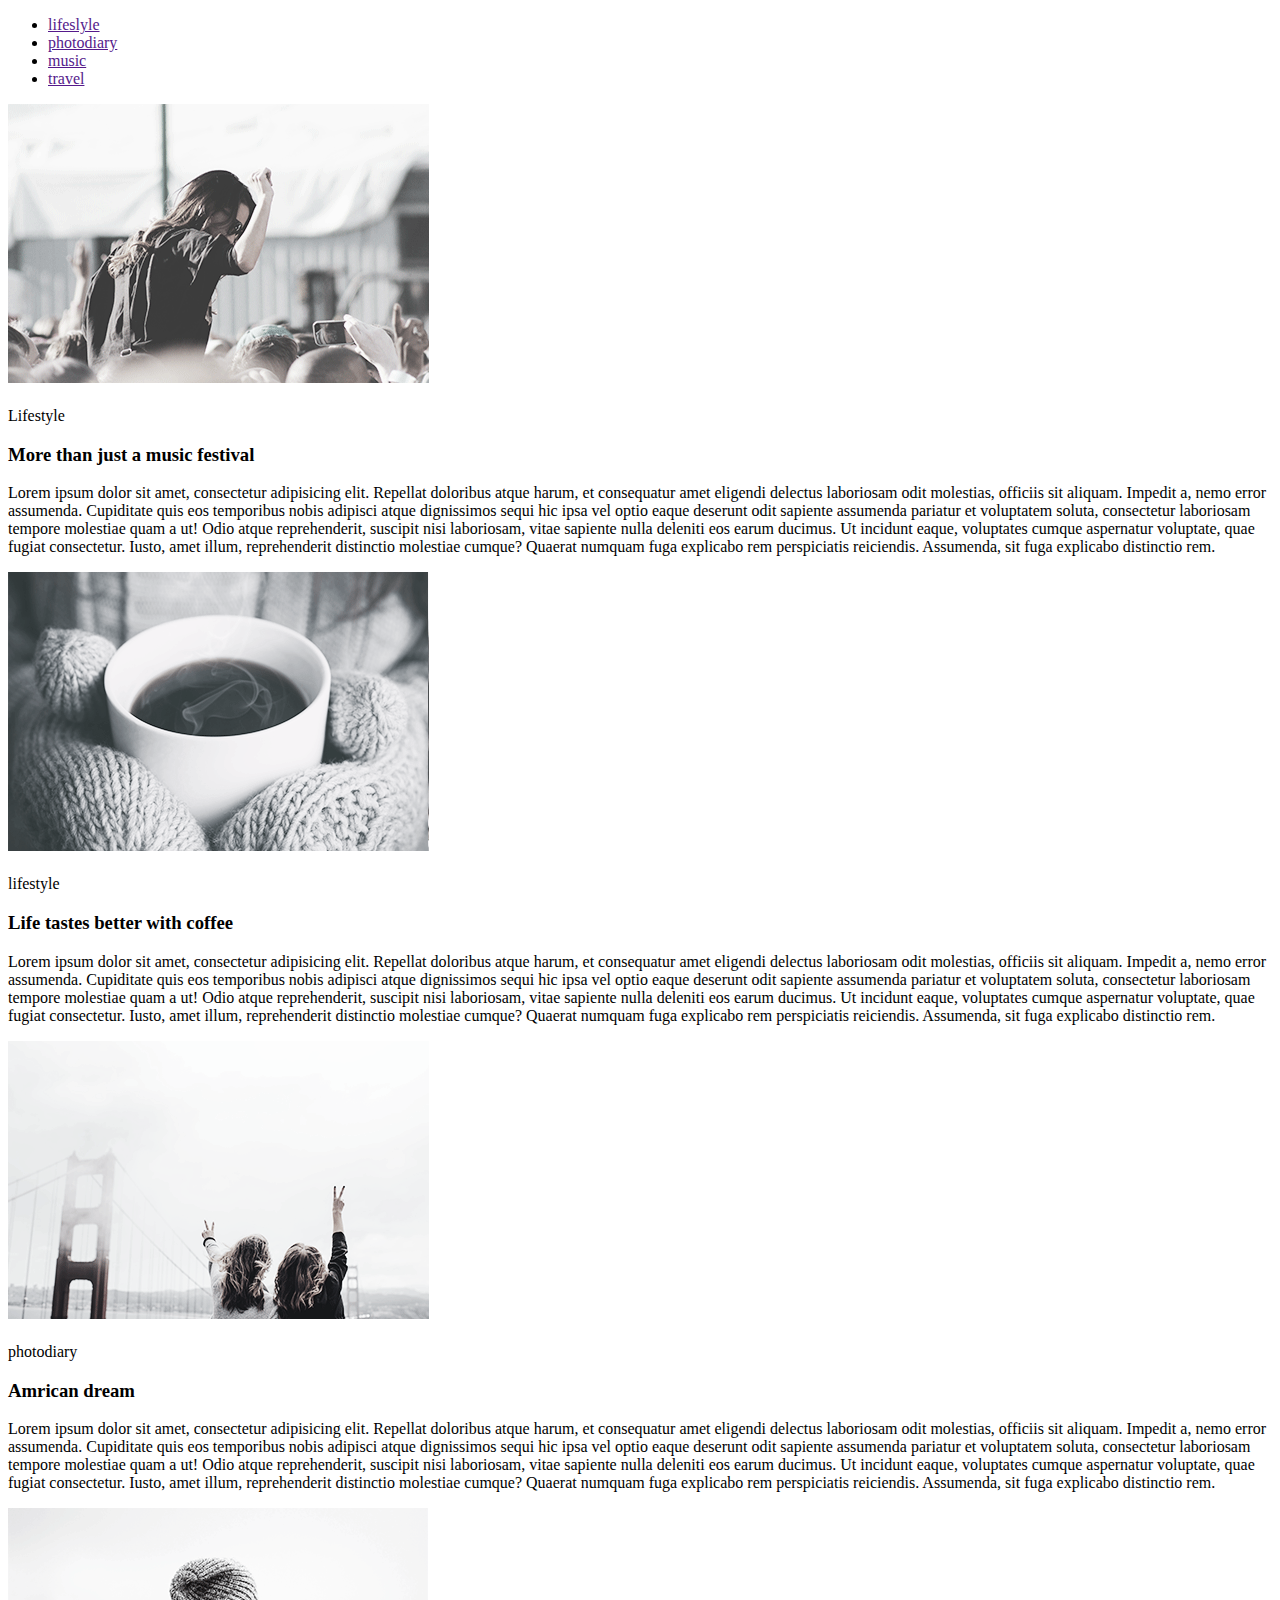
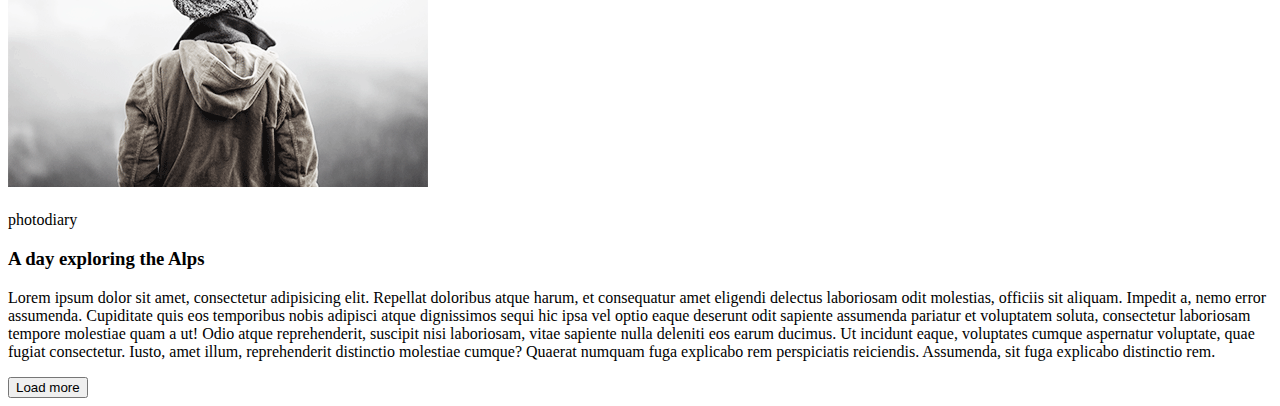
<file: index.html>
<!DOCTYPE html>
<html lang="en">
<head>
	<meta charset="UTF-8">
	<title>Home Work 1-2</title>
	<style>
		figure {
			margin-left: 0px;
		}

		img {
			padding-bottom: 20px;
		}
	</style>
</head>
<body>

	<div class="links">
		<ul>
			<li><a href="">lifeslyle</a></li>
			<li><a href="">photodiary</a></li>
			<li><a href="">music</a></li>
			<li><a href="">travel</a></li>
		</ul>
	</div>

	<div>
		<figure>
			<img src="img/music_fest.gif" alt="">
			<figcaption>Lifestyle</figcaption>
		</figure>
		<h3>More than just a music festival</h3>
		<p>Lorem ipsum dolor sit amet, consectetur adipisicing elit. Repellat doloribus atque harum, et consequatur amet eligendi delectus laboriosam odit molestias, officiis sit aliquam. Impedit a, nemo error assumenda. Cupiditate quis eos temporibus nobis adipisci atque dignissimos sequi hic ipsa vel optio eaque deserunt odit sapiente assumenda pariatur et voluptatem soluta, consectetur laboriosam tempore molestiae quam a ut! Odio atque reprehenderit, suscipit nisi laboriosam, vitae sapiente nulla deleniti eos earum ducimus. Ut incidunt eaque, voluptates cumque aspernatur voluptate, quae fugiat consectetur. Iusto, amet illum, reprehenderit distinctio molestiae cumque? Quaerat numquam fuga explicabo rem perspiciatis reiciendis. Assumenda, sit fuga explicabo distinctio rem.</p>
	</div>

	<div>
		<figure>
			<img src="img/coffee.gif" alt="">
			<figcaption>lifestyle</figcaption>
		</figure>
		<h3>Life tastes better with coffee</h3>
		<p>Lorem ipsum dolor sit amet, consectetur adipisicing elit. Repellat doloribus atque harum, et consequatur amet eligendi delectus laboriosam odit molestias, officiis sit aliquam. Impedit a, nemo error assumenda. Cupiditate quis eos temporibus nobis adipisci atque dignissimos sequi hic ipsa vel optio eaque deserunt odit sapiente assumenda pariatur et voluptatem soluta, consectetur laboriosam tempore molestiae quam a ut! Odio atque reprehenderit, suscipit nisi laboriosam, vitae sapiente nulla deleniti eos earum ducimus. Ut incidunt eaque, voluptates cumque aspernatur voluptate, quae fugiat consectetur. Iusto, amet illum, reprehenderit distinctio molestiae cumque? Quaerat numquam fuga explicabo rem perspiciatis reiciendis. Assumenda, sit fuga explicabo distinctio rem.</p>
	</div>

	<div>
		<figure>
			<img src="img/dream.gif" alt="">
			<figcaption>photodiary</figcaption>
		</figure>
		<h3>Amrican dream</h3>
		<p>Lorem ipsum dolor sit amet, consectetur adipisicing elit. Repellat doloribus atque harum, et consequatur amet eligendi delectus laboriosam odit molestias, officiis sit aliquam. Impedit a, nemo error assumenda. Cupiditate quis eos temporibus nobis adipisci atque dignissimos sequi hic ipsa vel optio eaque deserunt odit sapiente assumenda pariatur et voluptatem soluta, consectetur laboriosam tempore molestiae quam a ut! Odio atque reprehenderit, suscipit nisi laboriosam, vitae sapiente nulla deleniti eos earum ducimus. Ut incidunt eaque, voluptates cumque aspernatur voluptate, quae fugiat consectetur. Iusto, amet illum, reprehenderit distinctio molestiae cumque? Quaerat numquam fuga explicabo rem perspiciatis reiciendis. Assumenda, sit fuga explicabo distinctio rem.</p>
	</div>

	<div>
		<figure>
			<img src="img/explore.gif" alt="">
			<figcaption>photodiary</figcaption>
		</figure>
		<h3>A day exploring the Alps</h3>
		<p>Lorem ipsum dolor sit amet, consectetur adipisicing elit. Repellat doloribus atque harum, et consequatur amet eligendi delectus laboriosam odit molestias, officiis sit aliquam. Impedit a, nemo error assumenda. Cupiditate quis eos temporibus nobis adipisci atque dignissimos sequi hic ipsa vel optio eaque deserunt odit sapiente assumenda pariatur et voluptatem soluta, consectetur laboriosam tempore molestiae quam a ut! Odio atque reprehenderit, suscipit nisi laboriosam, vitae sapiente nulla deleniti eos earum ducimus. Ut incidunt eaque, voluptates cumque aspernatur voluptate, quae fugiat consectetur. Iusto, amet illum, reprehenderit distinctio molestiae cumque? Quaerat numquam fuga explicabo rem perspiciatis reiciendis. Assumenda, sit fuga explicabo distinctio rem.</p>
	</div>

	<form action=""><button>Load more</button></form>

</body>
</html>
</file>
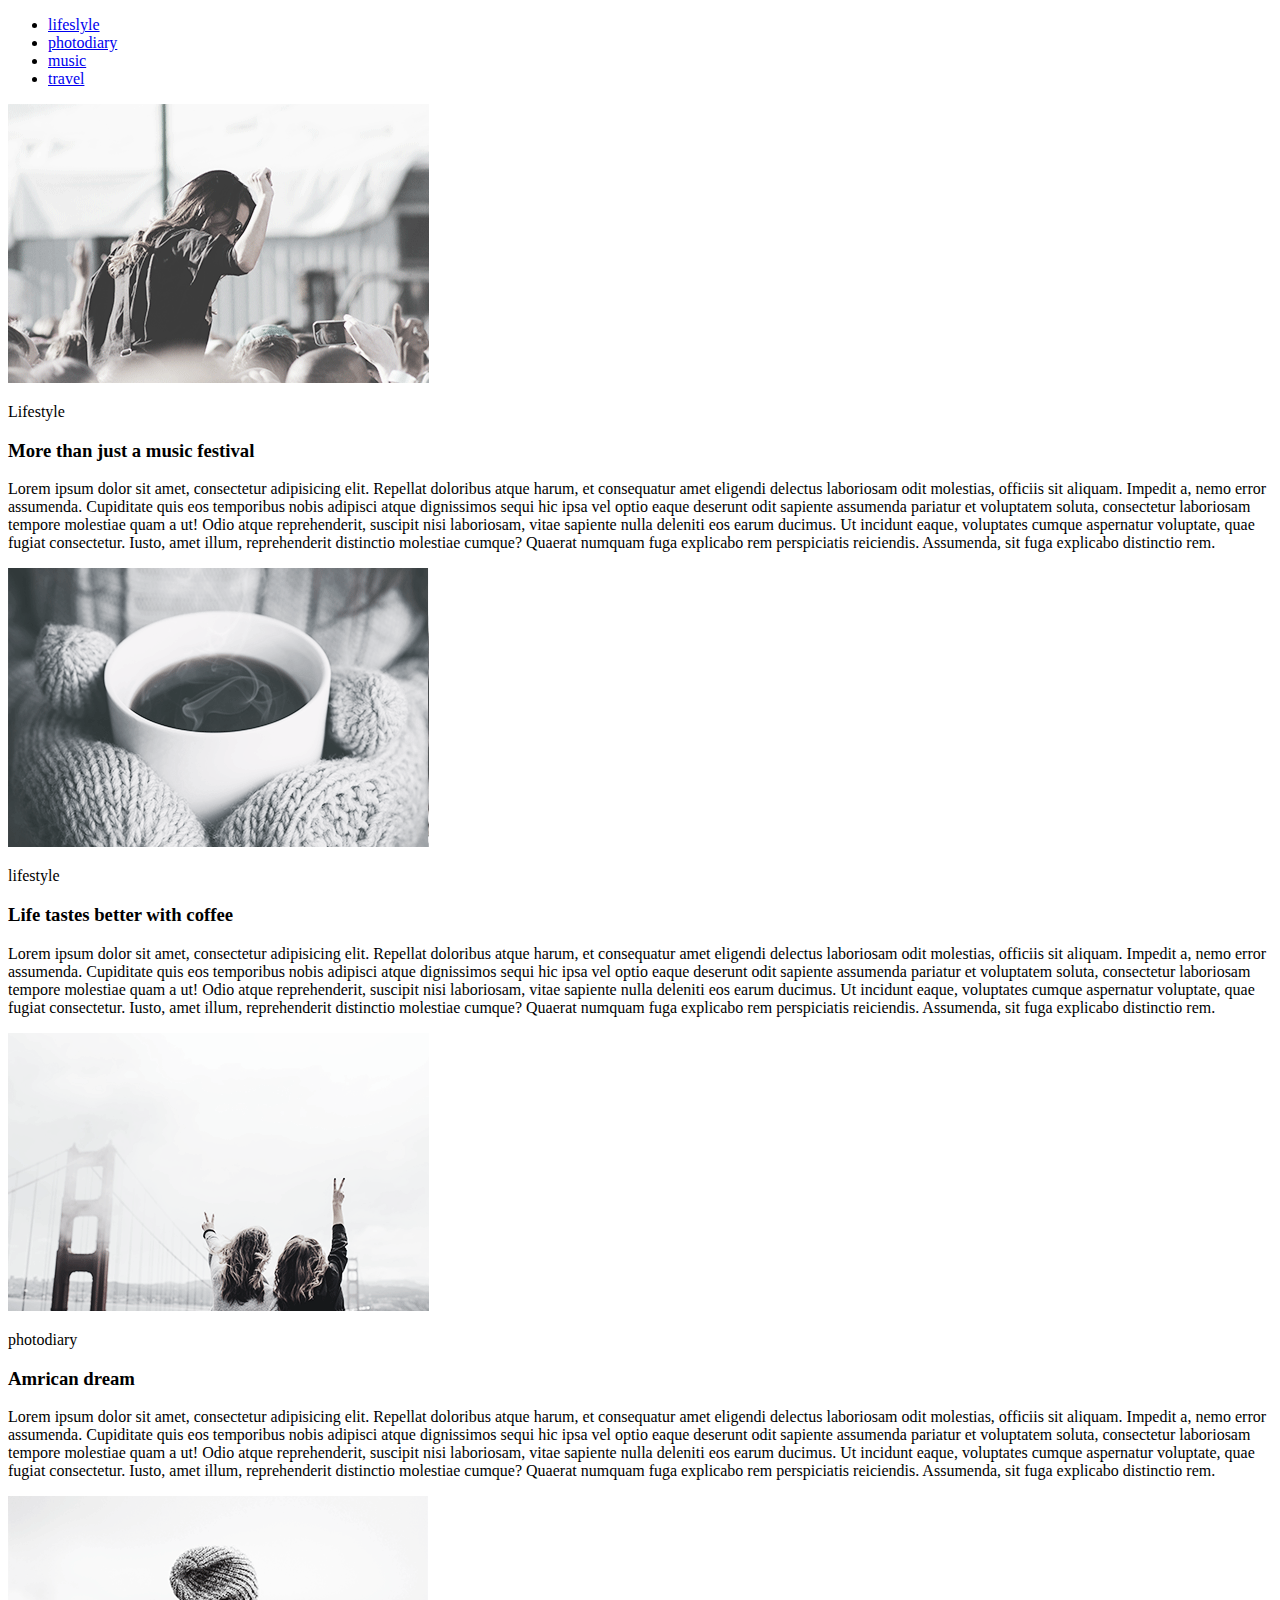
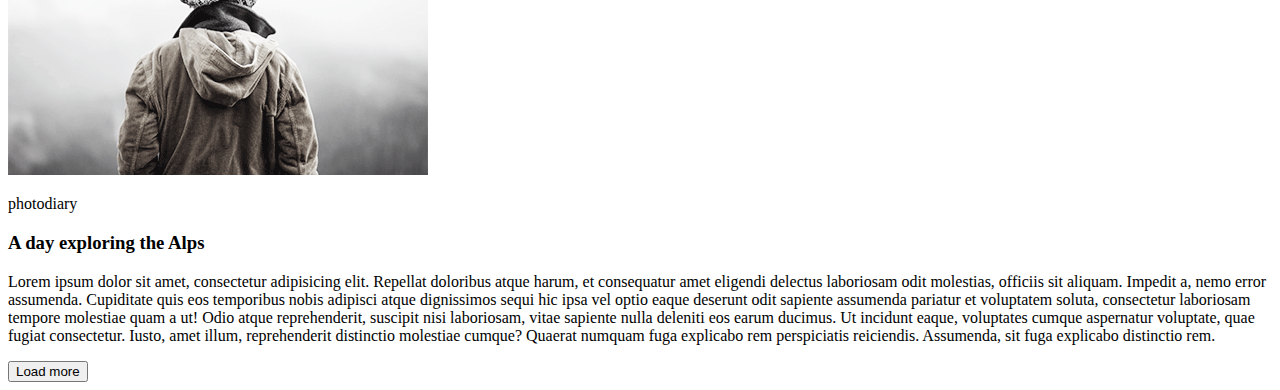
<file: html-css/module-01-02/index.html>
<!DOCTYPE html>
<html lang="en">
<head>
	<meta charset="UTF-8">
	<title>Home Work 1-2</title>
</head>
<body>
	<header>
		<ul>
			<li><a href="#">lifeslyle</a></li>
			<li><a href="#">photodiary</a></li>
			<li><a href="#">music</a></li>
			<li><a href="#">travel</a></li>
		</ul>
	</header>
	<main>
		<article>
			<img src="img/music_fest.gif" alt="">
			<p>Lifestyle</p>
			<h3>More than just a music festival</h3>
			<p>Lorem ipsum dolor sit amet, consectetur adipisicing elit. Repellat doloribus atque harum, et consequatur amet eligendi delectus laboriosam odit molestias, officiis sit aliquam. Impedit a, nemo error assumenda. Cupiditate quis eos temporibus nobis adipisci atque dignissimos sequi hic ipsa vel optio eaque deserunt odit sapiente assumenda pariatur et voluptatem soluta, consectetur laboriosam tempore molestiae quam a ut! Odio atque reprehenderit, suscipit nisi laboriosam, vitae sapiente nulla deleniti eos earum ducimus. Ut incidunt eaque, voluptates cumque aspernatur voluptate, quae fugiat consectetur. Iusto, amet illum, reprehenderit distinctio molestiae cumque? Quaerat numquam fuga explicabo rem perspiciatis reiciendis. Assumenda, sit fuga explicabo distinctio rem.</p>
		</article>
		<article>
			<img src="img/coffee.gif" alt="">
			<p>lifestyle</p>
			<h3>Life tastes better with coffee</h3>
			<p>Lorem ipsum dolor sit amet, consectetur adipisicing elit. Repellat doloribus atque harum, et consequatur amet eligendi delectus laboriosam odit molestias, officiis sit aliquam. Impedit a, nemo error assumenda. Cupiditate quis eos temporibus nobis adipisci atque dignissimos sequi hic ipsa vel optio eaque deserunt odit sapiente assumenda pariatur et voluptatem soluta, consectetur laboriosam tempore molestiae quam a ut! Odio atque reprehenderit, suscipit nisi laboriosam, vitae sapiente nulla deleniti eos earum ducimus. Ut incidunt eaque, voluptates cumque aspernatur voluptate, quae fugiat consectetur. Iusto, amet illum, reprehenderit distinctio molestiae cumque? Quaerat numquam fuga explicabo rem perspiciatis reiciendis. Assumenda, sit fuga explicabo distinctio rem.</p>
		</article>
		<article>
			<img src="img/dream.gif" alt="">
			<p>photodiary</p>
			<h3>Amrican dream</h3>
			<p>Lorem ipsum dolor sit amet, consectetur adipisicing elit. Repellat doloribus atque harum, et consequatur amet eligendi delectus laboriosam odit molestias, officiis sit aliquam. Impedit a, nemo error assumenda. Cupiditate quis eos temporibus nobis adipisci atque dignissimos sequi hic ipsa vel optio eaque deserunt odit sapiente assumenda pariatur et voluptatem soluta, consectetur laboriosam tempore molestiae quam a ut! Odio atque reprehenderit, suscipit nisi laboriosam, vitae sapiente nulla deleniti eos earum ducimus. Ut incidunt eaque, voluptates cumque aspernatur voluptate, quae fugiat consectetur. Iusto, amet illum, reprehenderit distinctio molestiae cumque? Quaerat numquam fuga explicabo rem perspiciatis reiciendis. Assumenda, sit fuga explicabo distinctio rem.</p>
		</article>
		<article>
			<img src="img/explore.gif" alt="">
			<p>photodiary</p>
			<h3>A day exploring the Alps</h3>
			<p>Lorem ipsum dolor sit amet, consectetur adipisicing elit. Repellat doloribus atque harum, et consequatur amet eligendi delectus laboriosam odit molestias, officiis sit aliquam. Impedit a, nemo error assumenda. Cupiditate quis eos temporibus nobis adipisci atque dignissimos sequi hic ipsa vel optio eaque deserunt odit sapiente assumenda pariatur et voluptatem soluta, consectetur laboriosam tempore molestiae quam a ut! Odio atque reprehenderit, suscipit nisi laboriosam, vitae sapiente nulla deleniti eos earum ducimus. Ut incidunt eaque, voluptates cumque aspernatur voluptate, quae fugiat consectetur. Iusto, amet illum, reprehenderit distinctio molestiae cumque? Quaerat numquam fuga explicabo rem perspiciatis reiciendis. Assumenda, sit fuga explicabo distinctio rem.</p>
		</article>
		<button>Load more</button>
	</main>

</body>
</html>
</file>
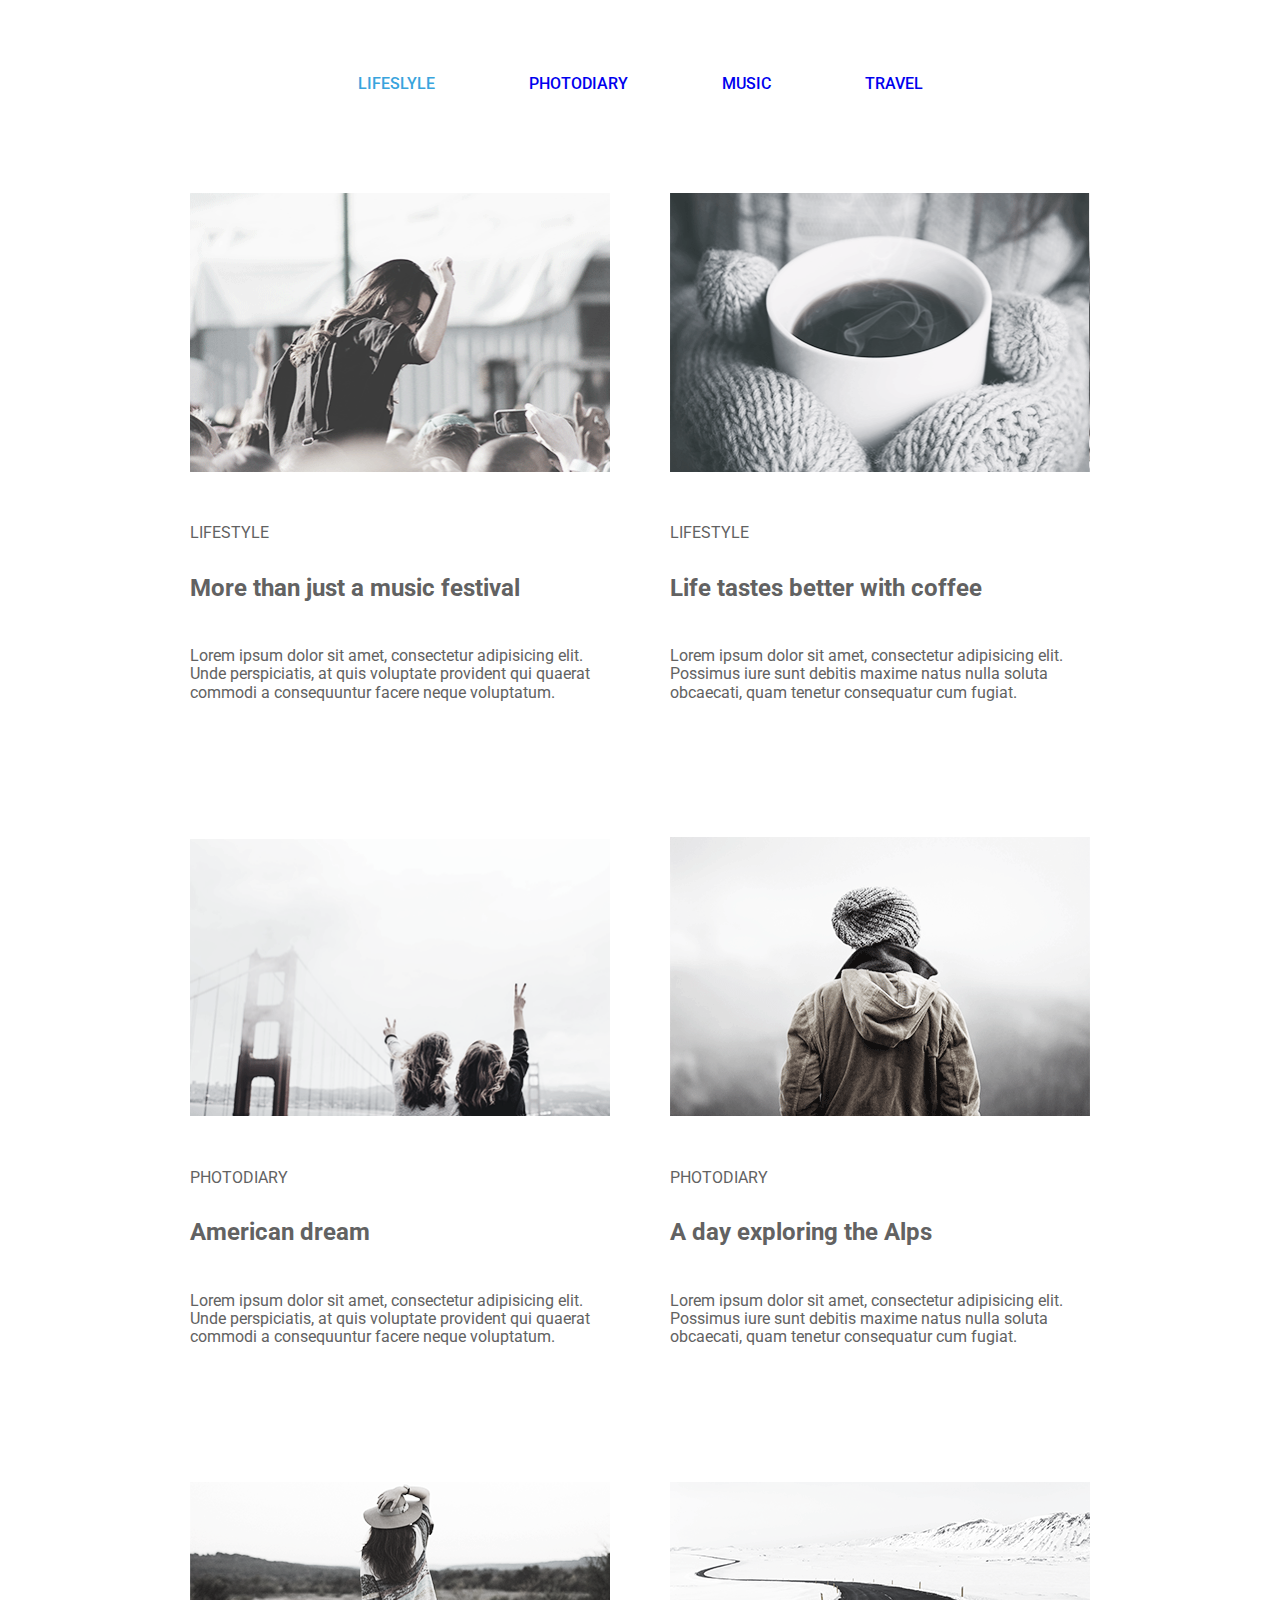
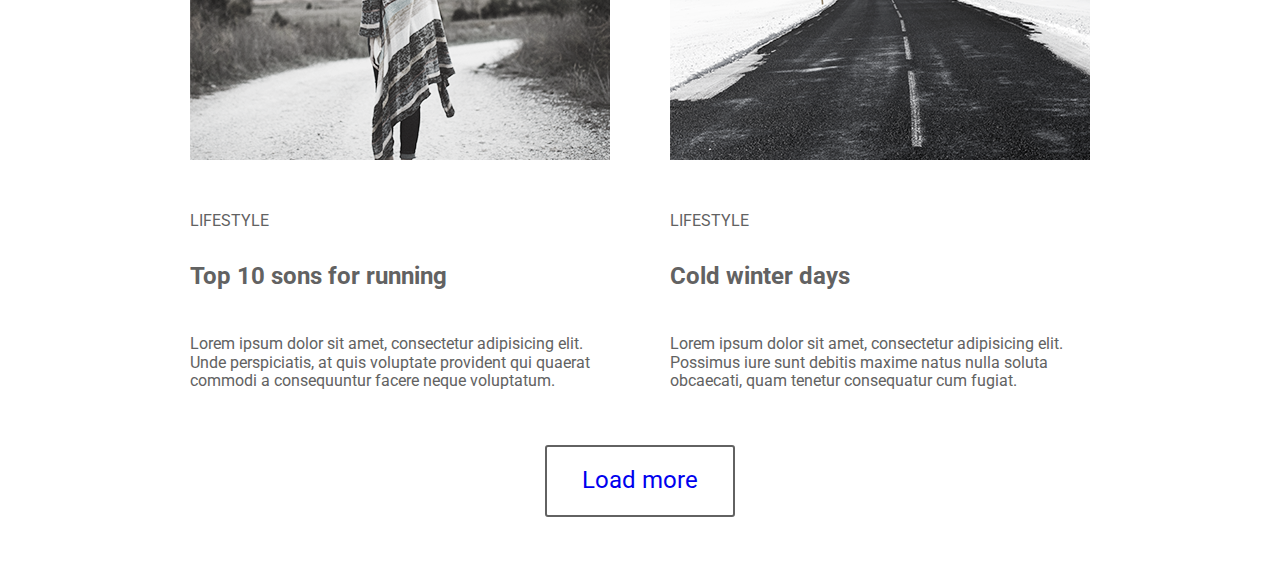
<file: html-css/module-03/index.html>
<!DOCTYPE html>
<html lang="en">
<head>
	<meta charset="UTF-8">
	<title>Home_Work_3</title>
	<link rel="stylesheet" href="./css/normalize.css">
	<link rel="stylesheet" href="./css/style.css">
	<link href="https://fonts.googleapis.com/css?family=Roboto:100,300,400,500,700,900" rel="stylesheet">
    <link rel="stylesheet" href="https://use.fontawesome.com/releases/v5.3.1/css/all.css" integrity="sha384-mzrmE5qonljUremFsqc01SB46JvROS7bZs3IO2EmfFsd15uHvIt+Y8vEf7N7fWAU"
        crossorigin="anonymous">

</head>
<body>
	<header class="header container">
		<nav class="header_nav">
			<ul class="nav_list">
				<li class="nav_list_item"><a href="#" class="item_link blue">lifeslyle</a></li>
				<li class="nav_list_item"><a href="#" class="item_link">photodiary</a></li>
				<li class="nav_list_item"><a href="#" class="item_link">music</a></li>
				<li class="nav_list_item"><a href="#" class="item_link">travel</a></li>
			</ul>
		</nav>
	</header>
	<main class="main container">
		<div class="article_block_wrapper">
			<article class="article">
				<img src="img/music_fest.png" alt="" class="article_img">
				<p class="article_subtitle">lifestyle</p>
				<h2 class="article_title">More than just a music festival</h2>
				<p class="article_text">Lorem ipsum dolor sit amet, consectetur adipisicing elit. Unde perspiciatis, at quis voluptate provident qui quaerat commodi a consequuntur facere neque voluptatum.</p>
			</article>
			<article class="article">
				<img src="img/coffee.png" alt="" class="article_img">
				<p class="article_subtitle">lifestyle</p>
				<h2 class="article_title">Life tastes better with coffee</h2>
				<p class="article_text">Lorem ipsum dolor sit amet, consectetur adipisicing elit. Possimus iure sunt debitis maxime natus nulla soluta obcaecati, quam tenetur consequatur cum fugiat.</p>
			</article>
		</div>
		<div class="article_block_wrapper">
			<article class="article">
				<img src="img/dream.png" alt="" class="article_img">
				<p class="article_subtitle">photodiary</p>
				<h2 class="article_title">American dream</h2>
				<p class="article_text">Lorem ipsum dolor sit amet, consectetur adipisicing elit. Unde perspiciatis, at quis voluptate provident qui quaerat commodi a consequuntur facere neque voluptatum.</p>
			</article>
			<article class="article">
				<img src="img/explore.png" alt="" class="article_img">
				<p class="article_subtitle">photodiary</p>
				<h2 class="article_title">A day exploring the Alps</h2>
				<p class="article_text">Lorem ipsum dolor sit amet, consectetur adipisicing elit. Possimus iure sunt debitis maxime natus nulla soluta obcaecati, quam tenetur consequatur cum fugiat.</p>
			</article>
		</div>	
		<div class="article_block_wrapper">
			<article class="article">
				<img src="img/songs.png" alt="" class="article_img">
				<p class="article_subtitle">lifestyle</p>
				<h2 class="article_title">Top 10 sons for running</h2>
				<p class="article_text">Lorem ipsum dolor sit amet, consectetur adipisicing elit. Unde perspiciatis, at quis voluptate provident qui quaerat commodi a consequuntur facere neque voluptatum.</p>
			</article>
			<article class="article">
				<img src="img/cold.png" alt="" class="article_img">
				<p class="article_subtitle">lifestyle</p>
				<h2 class="article_title">Cold winter days</h2>
				<p class="article_text">Lorem ipsum dolor sit amet, consectetur adipisicing elit. Possimus iure sunt debitis maxime natus nulla soluta obcaecati, quam tenetur consequatur cum fugiat.</p>
			</article>
		</div>
		<div class="button_wrapper">
			<a href="#" class="main_button">Load more</a>
		</div>	
	</main>
</body>
</html>
</file>
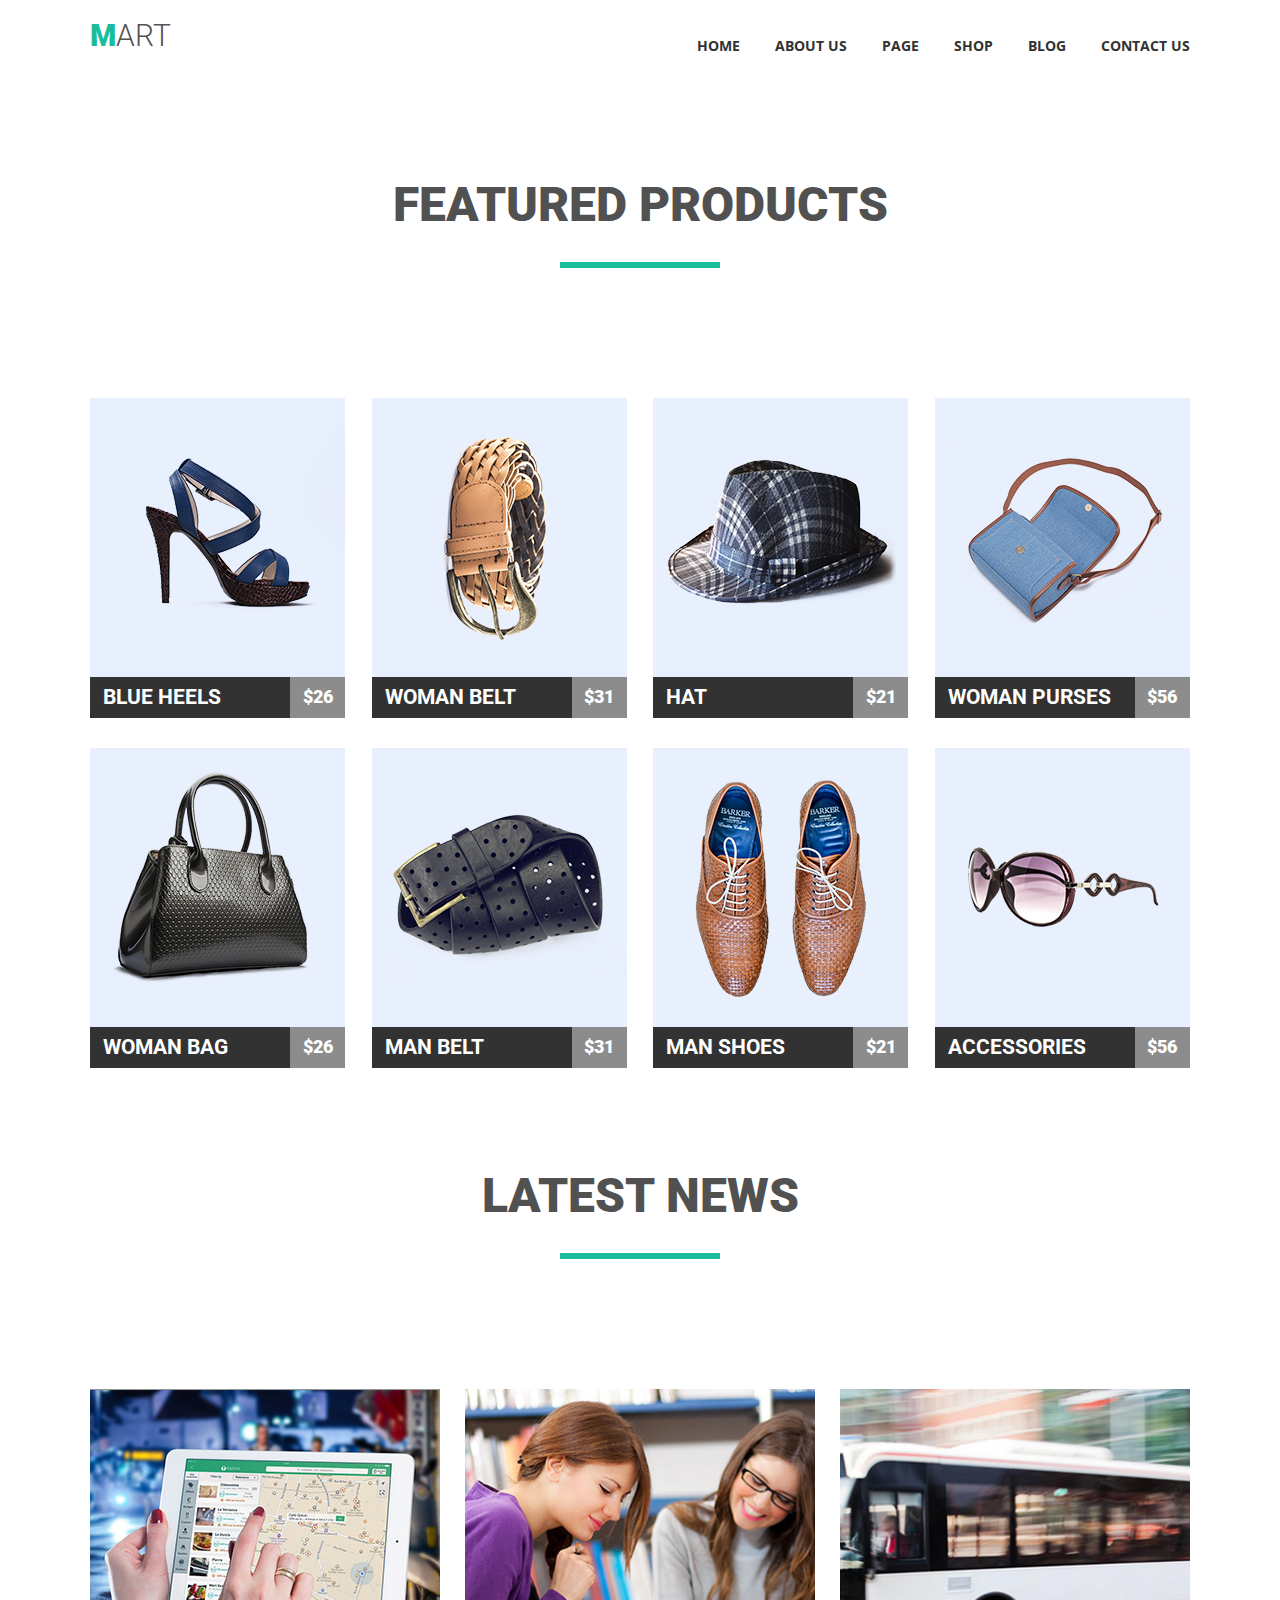
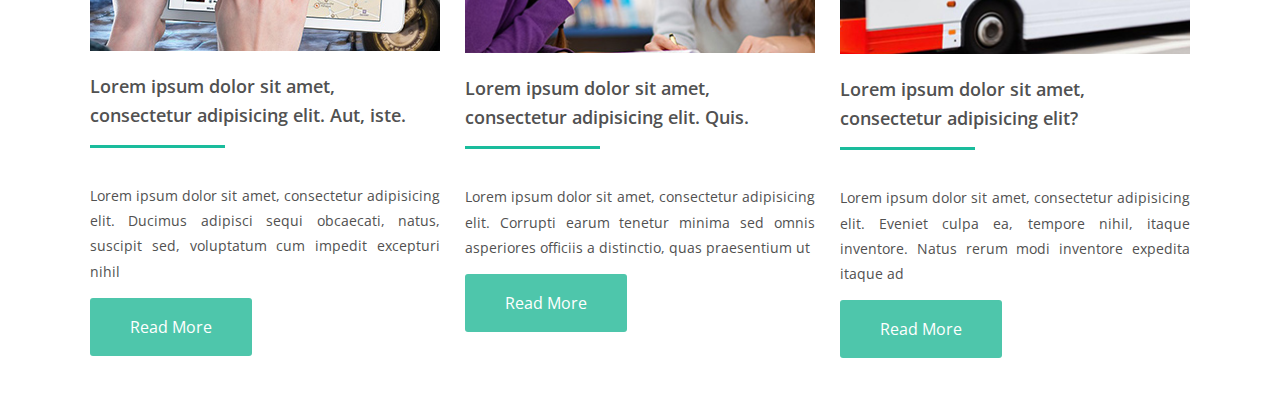
<file: html-css/module-04/index.html>
<!DOCTYPE html>
<html lang="en">

<head>
    <meta charset="UTF-8">
    <title>HomeWork04</title>
    <link href="https://fonts.googleapis.com/css?family=Roboto:100,300,400,500,700,900" rel="stylesheet">
    <link href="https://fonts.googleapis.com/css?family=Open+Sans:400,600,700" rel="stylesheet">
    <link rel="stylesheet" href="./css/normalize.css">
    <link href="css/style.css" rel="stylesheet">
</head>

<body>
	<header class="musthead__header section clearfix">
		<h1 class="logo">
			<a href="#" class="logo_link">mart</a>
		</h1>
		<nav class="header_nav">
			<ul class="header_nav-list clearfix">
				<li class="nav-list_item">
					<a href="#" class="nav-list_item-link">home</a>
				</li>
				<li class="nav-list_item">
					<a href="#" class="nav-list_item-link">about us</a>
				</li>
				<li class="nav-list_item">
					<a href="#" class="nav-list_item-link">page</a>
				</li>
				<li class="nav-list_item">
					<a href="#" class="nav-list_item-link">shop</a>
				</li>
				<li class="nav-list_item">
					<a href="#" class="nav-list_item-link">blog</a>
				</li>
				<li class="nav-list_item">
					<a href="#" class="nav-list_item-link">contact us</a>
				</li>
			</ul>
		</nav>
	</header>
	<main class="main_wrapper">
		<section class="products_section section">
			<h2 class="products_section__title title">featured products</h2>
			<ul class="products__products-list clearfix">
				<li class="products-list_products-item">
					<a href="#" class="products-item_link">
						<div class="products-list_products-card">
							<img src="img/heels.png" alt="" class="products-item_img">
							<div class="item_description clearfix">
								<h3 class="products-item_name">blue heels</h3>
								<span class="products-item_price">$26</span>
							</div>
						</div>
					</a>							
				</li>
				<li class="products-list_products-item">
					<a href="#" class="products-item_link">
						<div class="products-list_products-card">
							<img src="img/belt2.png" alt="" class="products-item_img">
							<div class="item_description clearfix">
								<h3 class="products-item_name">woman belt</h3>
								<span class="products-item_price">$31</span>
							</div>	
						</div>
					</a>							
				</li>
				<li class="products-list_products-item">
					<a href="#" class="products-item_link">
						<div class="products-list_products-card">
							<img src="img/hat.png" alt="" class="products-item_img">
							<div class="item_description clearfix">
								<h3 class="products-item_name">hat</h3>
								<span class="products-item_price">$21</span>
							</div>	
						</div>
					</a>							
				</li>
				<li class="products-list_products-item">
					<a href="#" class="products-item_link">
						<div class="products-list_products-card">
							<img src="img/purse.png" alt="" class="products-item_img">
							<div class="item_description clearfix">
								<h3 class="products-item_name">woman purses</h3>
								<span class="products-item_price">$56</span>
							</div>	
						</div>
					</a>							
				</li>
				<li class="products-list_products-item">
					<a href="#" class="products-item_link">
						<div class="products-list_products-card">
							<img src="img/bag.png" alt="" class="products-item_img">
							<div class="item_description clearfix">
								<h3 class="products-item_name">woman bag</h3>
								<span class="products-item_price">$26</span>
							</div>	
						</div>
					</a>							
				</li>
				<li class="products-list_products-item">
					<a href="#" class="products-item_link">
						<div class="products-list_products-card">
							<img src="img/belt.png" alt="" class="products-item_img">
							<div class="item_description clearfix">
								<h3 class="products-item_name">man belt</h3>
								<span class="products-item_price">$31</span>
							</div>	
						</div>
					</a>							
				</li>
				<li class="products-list_products-item">
					<a href="#" class="products-item_link">
						<div class="products-list_products-card">
							<img src="img/shoes.png" alt="" class="products-item_img">
							<div class="item_description clearfix">
								<h3 class="products-item_name">man shoes</h3>
								<span class="products-item_price">$21</span>
							</div>	
						</div>
					</a>							
				</li>
				<li class="products-list_products-item">
					<a href="#" class="products-item_link">
						<div class="products-list_products-card">
							<img src="img/glasses.png" alt="" class="products-item_img">
							<div class="item_description clearfix">
								<h3 class="products-item_name">accessories</h3>
								<span class="products-item_price">$56</span>
							</div>	
						</div>
					</a>							
				</li>				
			</ul>
		</section>
	
		<section class="news_section section">
			<h2 class="news_section__title title">latest news</h2>
			<ul class="news_section__news-list clearfix">
				<li class="news-list__news-item">
					<article class="news-item__news-card">
						<img src="img/ipad.jpg" alt="" class="news-card__img">
						<h3 class="new-card__title">Lorem ipsum dolor sit amet, consectetur adipisicing elit. Aut, iste.</h3>
						<p class="news-card__text">Lorem ipsum dolor sit amet, consectetur adipisicing elit. Ducimus adipisci sequi obcaecati, natus, suscipit sed, voluptatum cum impedit excepturi nihil</p>
						<a href="#" class="news-card__button">Read More</a>
						<!--<button class="news-card__button">Read More</button>-->
					</article>
				</li>
				<li class="news-list__news-item">
					<article class="news-item__news-card">
						<img src="img/women.jpg" alt="" class="news-card__img">
						<h3 class="new-card__title">Lorem ipsum dolor sit amet, consectetur adipisicing elit. Quis.</h3>
						<p class="news-card__text">Lorem ipsum dolor sit amet, consectetur adipisicing elit. Corrupti earum tenetur minima sed omnis asperiores officiis a distinctio, quas praesentium ut</p>
						<a href="#" class="news-card__button">Read More</a>
					</article>
				</li>
				<li class="news-list__news-item">
					<article class="news-item__news-card">
						<img src="img/bus.jpg" alt="" class="news-card__img">
						<h3 class="new-card__title">Lorem ipsum dolor sit amet, consectetur adipisicing elit?</h3>
						<p class="news-card__text">Lorem ipsum dolor sit amet, consectetur adipisicing elit. Eveniet culpa ea, tempore nihil, itaque inventore. Natus rerum modi inventore expedita itaque ad</p>
						<a href="#" class="news-card__button">Read More</a>
					</article>
				</li>
			</ul>
		</section>
	</main>
</body>

</html>
</file>
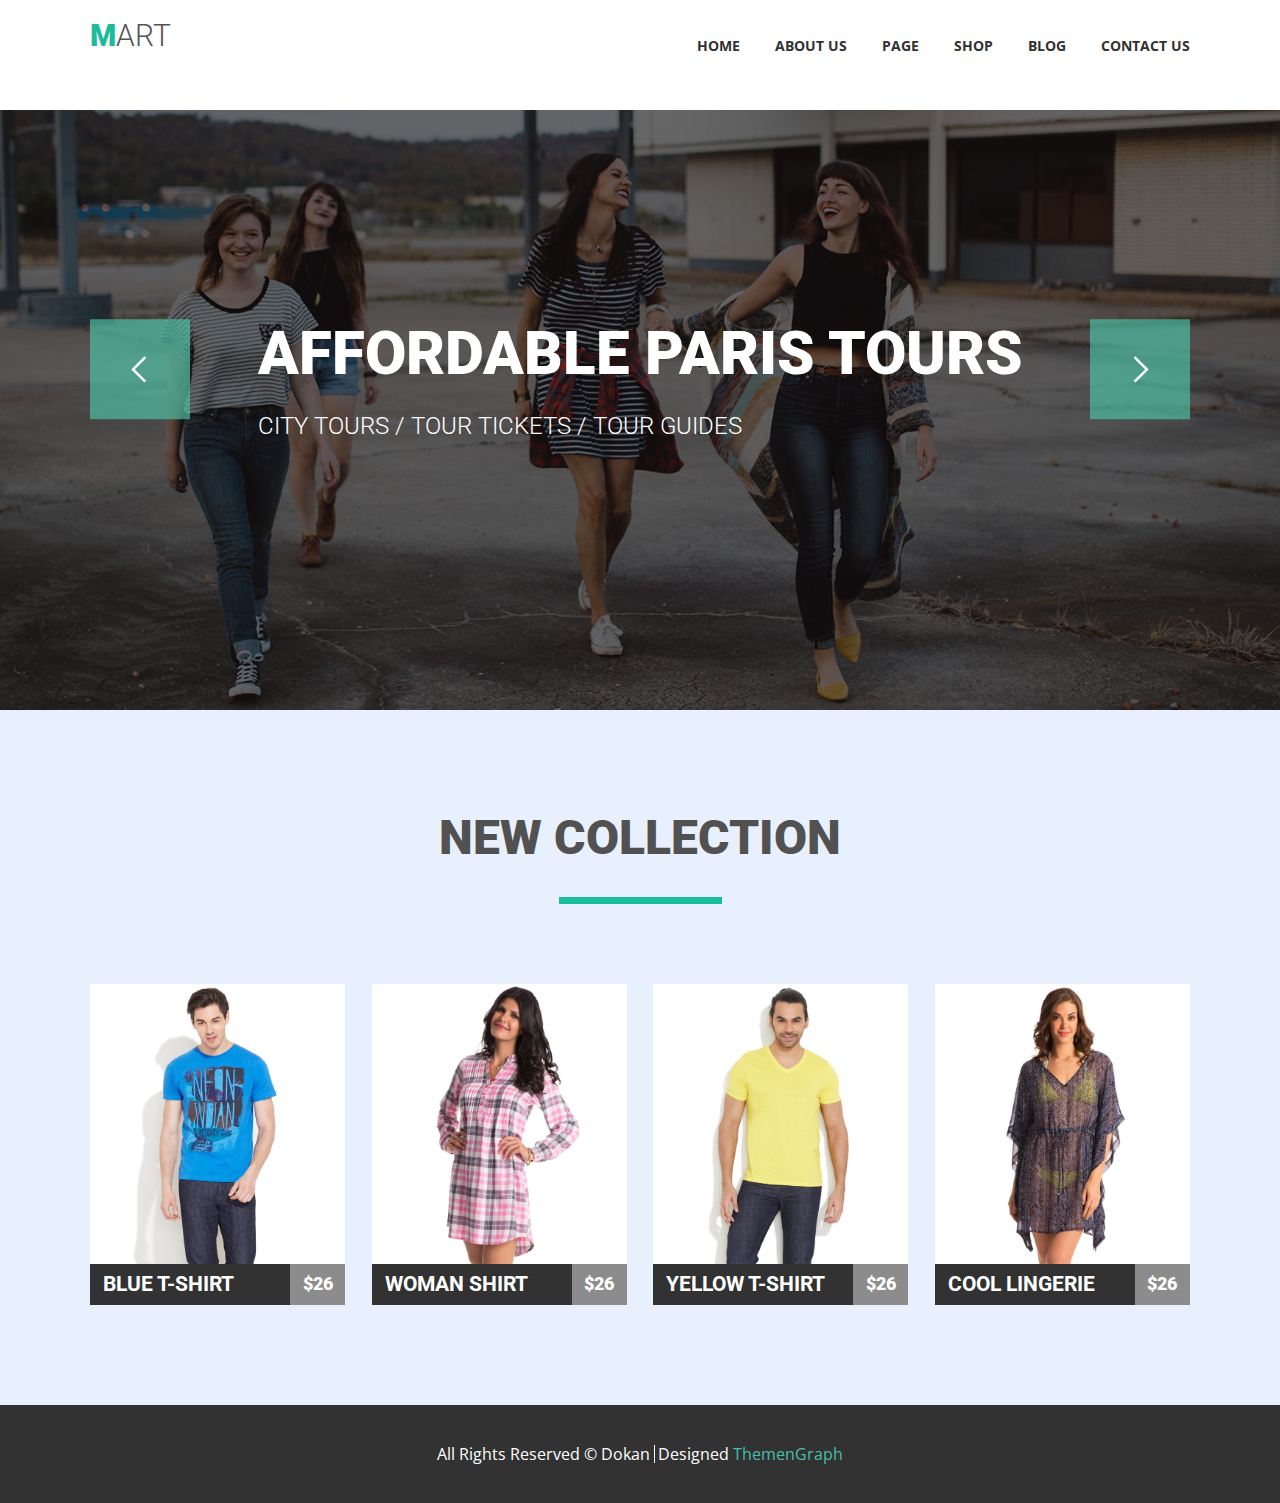
<file: html-css/module-05/index.html>
<!DOCTYPE html>
<html lang="en">

<head>
    <meta charset="UTF-8">
    <title>HomeWork05</title>
    <link href="https://fonts.googleapis.com/css?family=Roboto:100,300,400,500,700,900" rel="stylesheet">
    <link href="https://fonts.googleapis.com/css?family=Open+Sans:400,600,700" rel="stylesheet">
    <link rel="stylesheet" href="./css/normalize.css">
    <link href="css/style.css" rel="stylesheet">
    <link rel="stylesheet" href="./css/pe-icon-7-stroke/css/pe-icon-7-stroke.css">
    <link rel="stylesheet" href="./css/pe-icon-7-stroke/css/helper.css">
</head>

<body>
	<header class="musthead__header section clearfix">
		<h1 class="logo">
			<a href="#" class="logo_link">mart</a>
		</h1>
		<nav class="header_nav">
			<ul class="header_nav-list clearfix">
				<li class="nav-list_item">
					<a href="#" class="nav-list_item-link">home</a>
				</li>
				<li class="nav-list_item">
					<a href="#" class="nav-list_item-link">about us</a>
				</li>
				<li class="nav-list_item">
					<a href="#" class="nav-list_item-link">page</a>
				</li>
				<li class="nav-list_item">
					<a href="#" class="nav-list_item-link">shop</a>
				</li>
				<li class="nav-list_item">
					<a href="#" class="nav-list_item-link">blog</a>
				</li>
				<li class="nav-list_item">
					<a href="#" class="nav-list_item-link">contact us</a>
				</li>
			</ul>
		</nav>
	</header>

	<main class="main_wrapper">
		<section class="banner_section">
			<div class="banner_section-img"></div>
			<div class="banner_section-cover"></div>
			<div class="banner_section-bunner_script section clearfix">
				<button class="banner_script-button_left script_button"><i class="pe-7s-angle-left pe-5x pe-va"></i></button>
				<div class="banner_script-text">
					<h2 class="banner_section-title">affordable paris tours</h2>
					<p class="banner_section-subtitle">city tours / tour tickets / tour guides</p>
				</div>	
				<button class="banner_script-button_right script_button"><i class="pe-7s-angle-right pe-5x pe-va"></i></button>
			</div>	
		</section>	
		
		<section class="products_section section">
			<h2 class="products_section__title title">new collection</h2>
				<ul class="products__products-list clearfix">
					<li class="products-list_products-item">
						<div class="products-list_products-card">
							<img src="img/category-2.png" alt="" class="products-item_img">
							<div class="products-list_product-features">
								<div class="product-features_features_button">
									<button class="features_button"><i class="pe-7s-like pe-2x pe-va"></i></button>
									<button class="features_button"><i class="pe-7s-shuffle pe-2x pe-va"></i></button>
									<button class="features_button"><i class="pe-7s-clock pe-2x pe-va"></i></button>
									<button class="features_button_buy"><i class="pe-7s-cart pe-2x"></i><span class="features_button-text">add to cart</span></button>
								</div>	
							</div>		
							<a href="#" class="products-item_link">
								<div class="item_description clearfix">
									<h3 class="products-item_name">blue t-shirt</h3>
									<span class="products-item_price">$26</span>
								</div>
							</a>
						</div>						
					</li>
					<li class="products-list_products-item">
						<div class="products-list_products-card">
							<img src="img/category-1.png" alt="" class="products-item_img">
							<div class="products-list_product-features">
								<div class="product-features_features_button">
									<button class="features_button"><i class="pe-7s-like pe-2x pe-va"></i></button>
									<button class="features_button"><i class="pe-7s-shuffle pe-2x pe-va"></i></button>
									<button class="features_button"><i class="pe-7s-clock pe-2x pe-va"></i></button>
									<button class="features_button_buy"><i class="pe-7s-cart pe-2x"></i><span class="features_button-text">add to cart</span></button>
								</div>
							</div>
							<a href="#" class="products-item_link">
								<div class="item_description clearfix">
									<h3 class="products-item_name">woman shirt</h3>
									<span class="products-item_price">$26</span>
								</div>
							</a>	
						</div>
					</li>		
					<li class="products-list_products-item">
						<div class="products-list_products-card">
							<img src="img/category-4.png" alt="" class="products-item_img">
							<div class="products-list_product-features">
								<div class="product-features_features_button">
									<button class="features_button"><i class="pe-7s-like pe-2x pe-va"></i></button>
									<button class="features_button"><i class="pe-7s-shuffle pe-2x pe-va"></i></button>
									<button class="features_button"><i class="pe-7s-clock pe-2x pe-va"></i></button>
									<button class="features_button_buy"><i class="pe-7s-cart pe-2x"></i><span class="features_button-text">add to cart</span></button>
								</div>
							</div>	
							<a href="#" class="products-item_link">
								<div class="item_description clearfix">
									<h3 class="products-item_name">yellow t-shirt</h3>
									<span class="products-item_price">$26</span>
								</div>
							</a>	
						</div>							
					</li>
					<li class="products-list_products-item">
						<div class="products-list_products-card">
							<img src="img/category-3.png" alt="" class="products-item_img">
							<div class="products-list_product-features">
								<div class="product-features_features_button">
									<button class="features_button"><i class="pe-7s-like pe-2x pe-va"></i></button>
									<button class="features_button"><i class="pe-7s-shuffle pe-2x pe-va"></i></button>
									<button class="features_button"><i class="pe-7s-clock pe-2x pe-va"></i></button>
									<button class="features_button_buy"><i class="pe-7s-cart pe-2x"></i><span class="features_button-text">add to cart</span></button>
								</div>
							</div>	
							<a href="#" class="products-item_link">
								<div class="item_description clearfix">
									<h3 class="products-item_name">cool lingerie</h3>
									<span class="products-item_price">$26</span>
								</div>
							</a>	
						</div>						
					</li>
				</ul>	
		</section>
	</main>
	<footer class="footer_wrapper">
		<div class="copyright">
			<p class="copyright_text">All Rights Reserved © Dokan</p>
			<p class="copyright_text">Designed <a href="#" class="copyright_link">ThemenGraph</a></p>
		</div>		
	</footer>
</body>

</html>
</file>
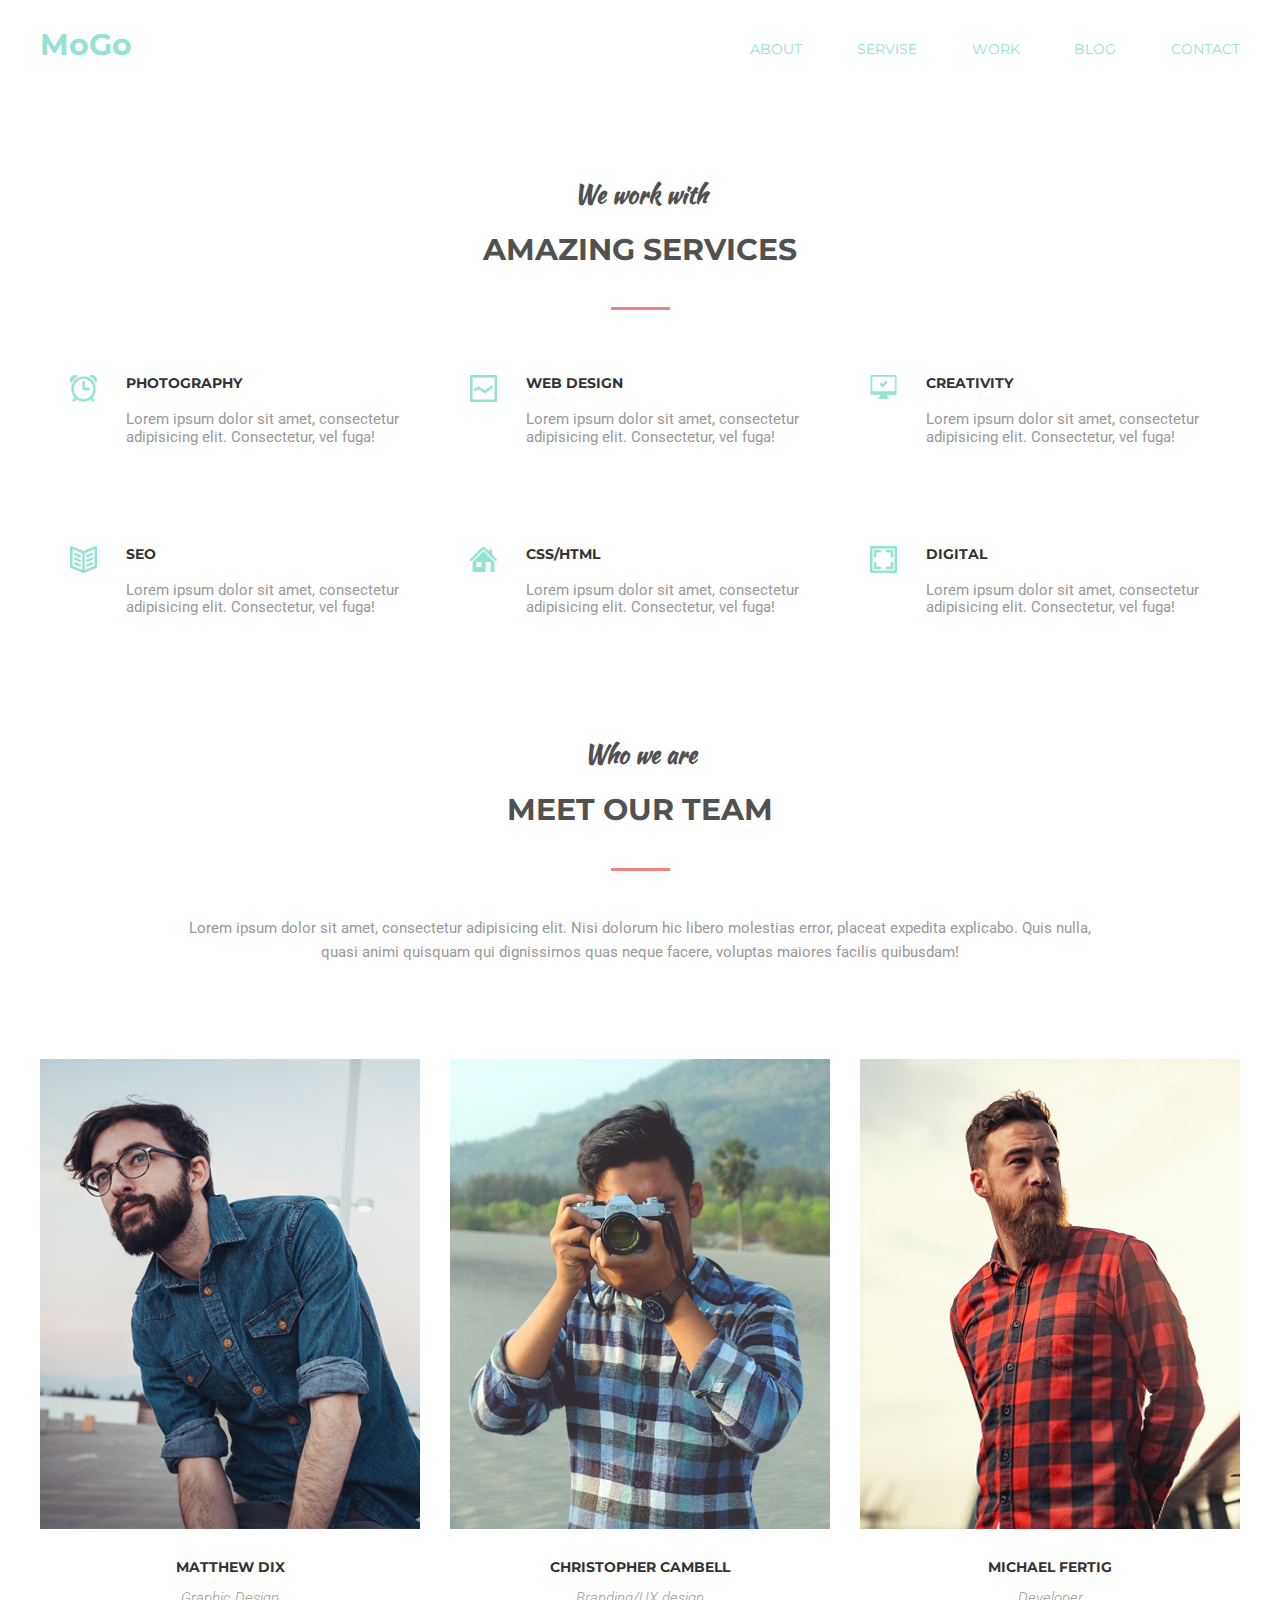
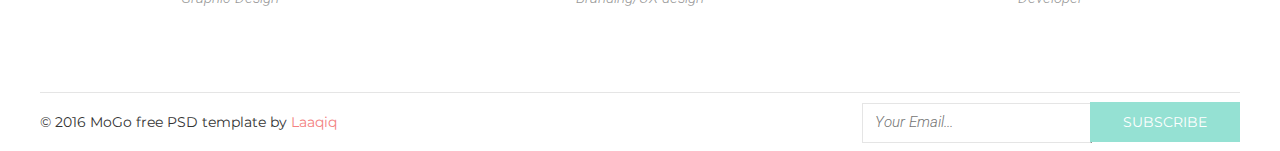
<file: html-css/module-06/index.html>
<!DOCTYPE html>
<html lang="en">

<head>
    <meta charset="UTF-8">
    <title>HomeWork06</title>
    <link href="https://fonts.googleapis.com/css?family=Roboto:100,300,400,500,700,900" rel="stylesheet">
    <link href="https://fonts.googleapis.com/css?family=Open+Sans:400,600,700" rel="stylesheet">
    <link href="https://fonts.googleapis.com/css?family=Kaushan+Script&amp;subset=latin-ext" rel="stylesheet">
    <link href="https://fonts.googleapis.com/css?family=Montserrat:300,300i,400,700,900&amp;subset=latin-ext" rel="stylesheet">
    <link rel="stylesheet" href="./css/normalize.css">
    <link href="css/style.css" rel="stylesheet">
</head>

<body>
	<header class="musthead__header section clearfix">
		<h1 class="logo">
			<a href="#" class="logo_link">MoGo</a>
		</h1>
		<nav class="header_nav">
			<ul class="header_nav-list">
				<li class="nav-list_item">
					<a href="#" class="nav-list_item-link">about</a>
				</li>
				<li class="nav-list_item">
					<a href="#" class="nav-list_item-link">servise</a>
				</li>
				<li class="nav-list_item">
					<a href="#" class="nav-list_item-link">work</a>
				</li>
				<li class="nav-list_item">
					<a href="#" class="nav-list_item-link">blog</a>
				</li>
				<li class="nav-list_item">
					<a href="#" class="nav-list_item-link">contact</a>
				</li>
			</ul>
		</nav>
	</header>

	<main class="main_wrapper">
		<section class="services_section section">
			<h2 class="section-title"><span class="section-subtitle">We work with</span>amazing services</h2>
			<ul class="services_section-services_list">
				<li class="services_list-services_item">
					<a href="" class="services_item-services_link clearfix">
						<img src="./img/ALARM.png" alt="clock" class="services_link-services_img">
						<div class="services_link-services_descr">
							<h3 class="services_descr_title">photography</h3>
							<p class="services_descr_text">Lorem ipsum dolor sit amet, consectetur adipisicing elit. Consectetur, vel fuga!</p>
						</div>
					</a>
				</li>
				<li class="services_list-services_item">
					<a href="" class="services_item-services_link">
						<img src="./img/LINE_GRAPH.png" alt="" class="services_link-services_img">
						<div class="services_link-services_descr">
							<h3 class="services_descr_title">web design</h3>
							<p class="services_descr_text">Lorem ipsum dolor sit amet, consectetur adipisicing elit. Consectetur, vel fuga!</p>
						</div>
					</a>
				</li>
				<li class="services_list-services_item">
					<a href="" class="services_item-services_link">
						<img src="./img/COMPUTER_OK.png" alt="" class="services_link-services_img">
						<div class="services_link-services_descr">
							<h3 class="services_descr_title">creativity</h3>
							<p class="services_descr_text">Lorem ipsum dolor sit amet, consectetur adipisicing elit. Consectetur, vel fuga!</p>
						</div>
					</a>
				</li>
				<li class="services_list-services_item">
					<a href="" class="services_item-services_link">
						<img src="./img/BOOK2.png" alt="" class="services_link-services_img">
						<div class="services_link-services_descr">
							<h3 class="services_descr_title">seo</h3>
							<p class="services_descr_text">Lorem ipsum dolor sit amet, consectetur adipisicing elit. Consectetur, vel fuga!</p>
						</div>
					</a>
				</li>
				<li class="services_list-services_item">
					<a href="" class="services_item-services_link">
						<img src="./img/HOME.png" alt="" class="services_link-services_img">
						<div class="services_link-services_descr">
							<h3 class="services_descr_title">css/html</h3>
							<p class="services_descr_text">Lorem ipsum dolor sit amet, consectetur adipisicing elit. Consectetur, vel fuga!</p>
						</div>
					</a>
				</li>
				<li class="services_list-services_item">
					<a href="" class="services_item-services_link">
						<img src="./img/IMAGE.png" alt="" class="services_link-services_img">
						<div class="services_link-services_descr">
							<h3 class="services_descr_title">digital</h3>
							<p class="services_descr_text">Lorem ipsum dolor sit amet, consectetur adipisicing elit. Consectetur, vel fuga!</p>
						</div>
					</a>
				</li>
			</ul>
		</section>	
		
		<section class="team_section section">
			<h2 class="section-title team_section-title"><span class="section-subtitle">Who we are</span>meet our team</h2>
			<p class="team_section-text">Lorem ipsum dolor sit amet, consectetur adipisicing elit. Nisi dolorum hic libero molestias error, placeat expedita explicabo. Quis nulla, quasi animi quisquam qui dignissimos quas neque facere, voluptas maiores facilis quibusdam!</p>
			<ul class="team_section-team_list">
				<li class="team_list-team_item">
					<div class="team_item-photo_block">
						<div class="photo_block-profile_photo">
							<img src="./img/Layer_1.png" alt="" class="photo_block-img">
							<div class="photo_block-gradient">
								<div class="photo_block-profile_buttons">
									<a href="#" class="buttons_item-network_link">
										<img src="./img/facebook.png" alt="" class="network_link-img">
									</a>
									<a href="#" class="buttons_item-network_link">
										<img src="./img/twitter.png" alt="" class="network_link-img">
									</a>
									<a href="#" class="buttons_item-network_link">
										<img src="./img/pinterest.png" alt="" class="network_link-img">
									</a>
									<a href="#" class="buttons_item-network_link">
										<img src="./img/instagram.png" alt="" class="network_link-img">
									</a>
								</div>
							</div>	
						</div>
					</div>	
					<div class="team_item-info_block">
						<h3 class="profile_descr-profile_name">matthew dix</h3>
						<p class="profile_descr-profile_position">Graphic Design</p>
					</div>	
				</li>
				<li class="team_list-team_item">
					<div class="team_item-photo_block">
						<div class="photo_block-profile_photo">
							<img src="./img/Layer_2.png" alt="" class="photo_block-img">
							<div class="photo_block-gradient">
								<div class="photo_block-profile_buttons">
									<a href="#" class="buttons_item-network_link">
										<img src="./img/facebook.png" alt="" class="network_link-img">
									</a>
									<a href="#" class="buttons_item-network_link">
										<img src="./img/twitter.png" alt="" class="network_link-img">
									</a>
									<a href="#" class="buttons_item-network_link">
										<img src="./img/pinterest.png" alt="" class="network_link-img">
									</a>
									<a href="#" class="buttons_item-network_link">
										<img src="./img/instagram.png" alt="" class="network_link-img">
									</a>
								</div>
							</div>	
						</div>
					</div>	
					<div class="team_item-info_block">
						<h3 class="profile_descr-profile_name">christopher cambell</h3>
						<p class="profile_descr-profile_position">Branding/UX design</p>
					</div>	
				</li>
				<li class="team_list-team_item">
					<div class="team_item-photo_block">
						<div class="photo_block-profile_photo">
							<img src="./img/Layer_3.png" alt="" class="photo_block-img">
							<div class="photo_block-gradient">
								<div class="photo_block-profile_buttons">
									<a href="#" class="buttons_item-network_link">
										<img src="./img/facebook.png" alt="" class="network_link-img">
									</a>
									<a href="#" class="buttons_item-network_link">
										<img src="./img/twitter.png" alt="" class="network_link-img">
									</a>
									<a href="#" class="buttons_item-network_link">
										<img src="./img/pinterest.png" alt="" class="network_link-img">
									</a>
									<a href="#" class="buttons_item-network_link">
										<img src="./img/instagram.png" alt="" class="network_link-img">
									</a>
								</div>
							</div>	
						</div>
					</div>	
					<div class="team_item-info_block">
						<h3 class="profile_descr-profile_name">michael fertig</h3>
						<p class="profile_descr-profile_position">Developer</p>
					</div>	
				</li>

			</ul>			
		</section>
	</main>
	<footer class="footer_wrapper section">
		<div class="copyright">
			<p class="copyright_text">© 2016 MoGo free PSD template by <a href="#" class="copyright_link">Laaqiq</a></p>
			<form method="post" class="copyright_form" id="send_email">
				<input type="email" name="email" placeholder="Your Email..." class="copyright_form-email_field" id="email">
				<input type="submit" value="subscribe" class="copyright_form-submit_button">
			</form>
		</div>		
	</footer>
</body>

</html>
</file>
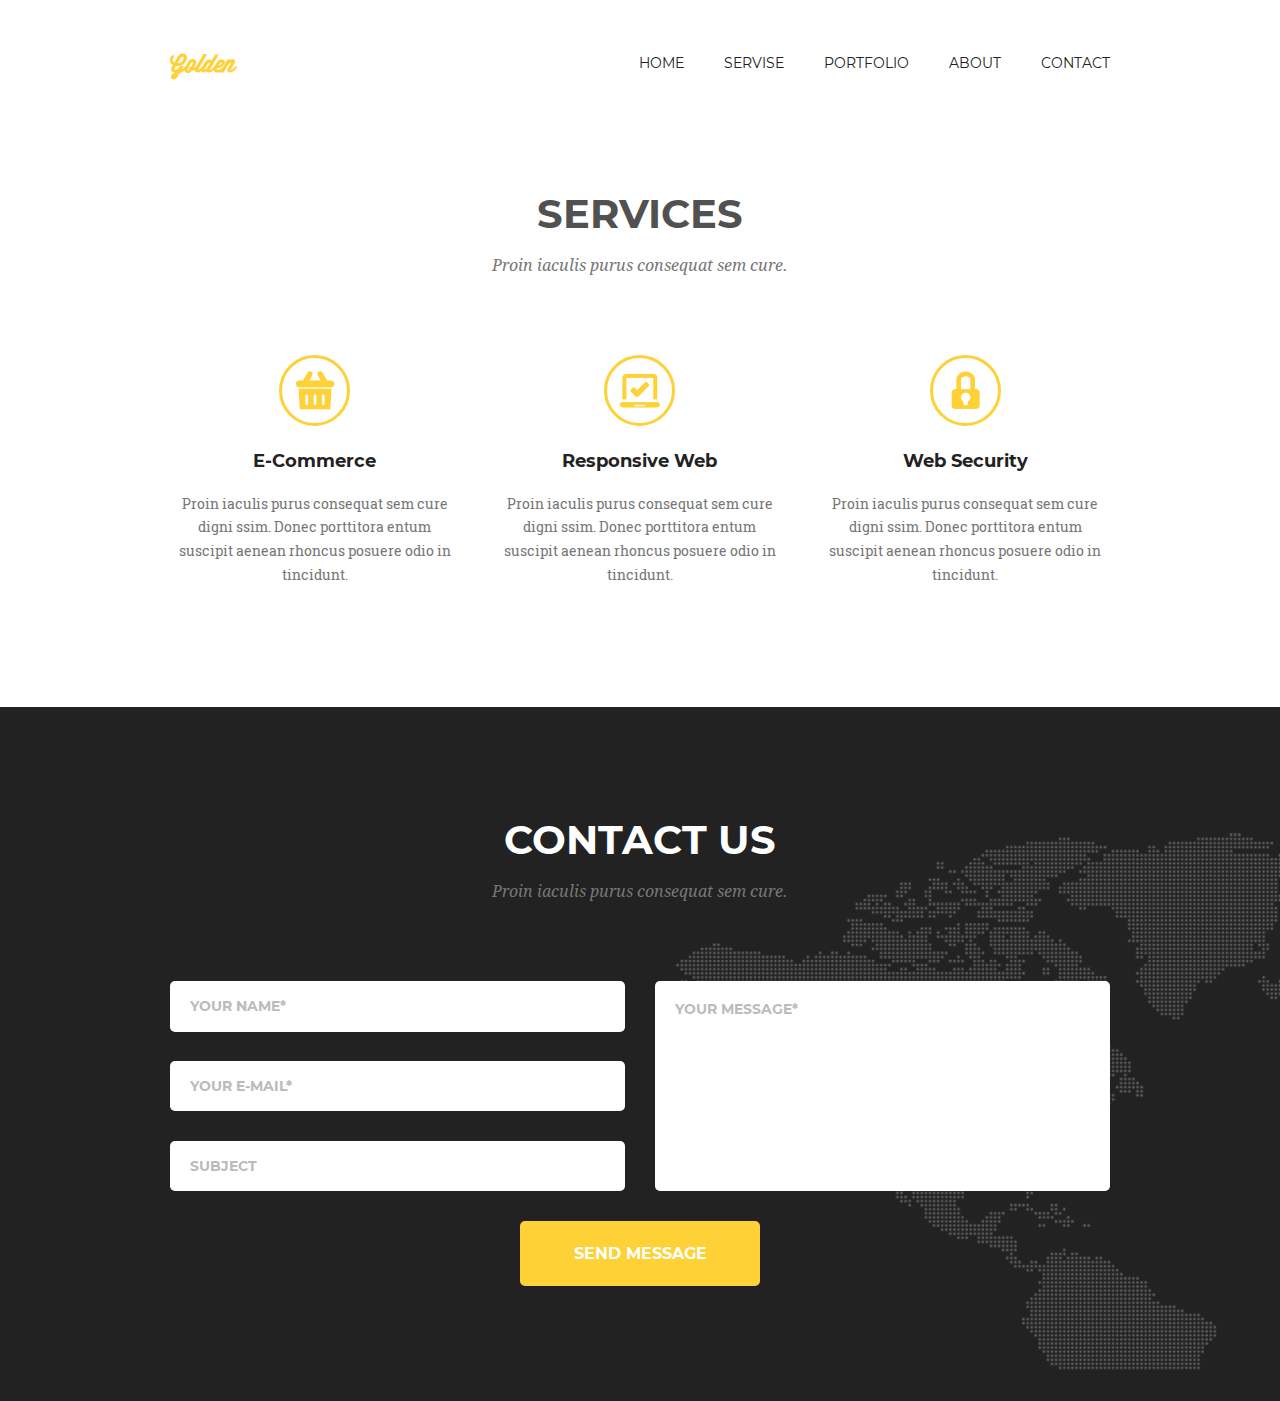
<file: html-css/module-07/index.html>
<!DOCTYPE html>
<html lang="en">

<head>
    <meta charset="UTF-8">
    <title>HomeWork07</title>
    <link rel="stylesheet" href="./css/normalize.css">
    <link href="css/style.css" rel="stylesheet">
</head>

<body>
	<header class="musthead__header">
		<div class="header_section container">
			<h1 class="logo">
				<a href="#" class="logo_link">Golden</a>
			</h1>
			<nav class="header_nav">
				<ul class="header_nav-list">
					<li class="nav-list_item">
						<a href="#" class="nav-list_item-link">home</a>
					</li>
					<li class="nav-list_item">
						<a href="#" class="nav-list_item-link">servise</a>
					</li>
					<li class="nav-list_item">
						<a href="#" class="nav-list_item-link">portfolio</a>
					</li>
					<li class="nav-list_item">
						<a href="#" class="nav-list_item-link">about</a>
					</li>
					<li class="nav-list_item">
						<a href="#" class="nav-list_item-link">contact</a>
					</li>
				</ul>
			</nav>
		</div>
	</header>

	<main class="main_wrapper">
		<section class="services_section container">
			<h2 class="section-title">services</h2>
			<p class="section-title_description">Proin iaculis purus consequat sem cure.</p>
			<ul class="services_section-services_list">
				<li class="services_list-services_item">
					<a href="" class="services_item-services_link">
						<div class="services_link-services_img">
							<img src="./img/Icon-Basket.png" alt="clock" class="services_img">
						</div>	
						<div class="services_link-services_descr">
							<h3 class="services_descr_title">E-Commerce</h3>
							<p class="services_descr_text">Proin iaculis purus consequat sem cure digni ssim. Donec porttitora entum suscipit aenean rhoncus posuere odio in tincidunt.</p>
						</div>
					</a>
				</li>
				<li class="services_list-services_item">
					<a href="" class="services_item-services_link">
						<div class="services_link-services_img">
							<img src="./img/Icon-Laptop.png" alt="clock" class="services_img">
						</div>
						<div class="services_link-services_descr">
							<h3 class="services_descr_title">Responsive Web</h3>
							<p class="services_descr_text">Proin iaculis purus consequat sem cure digni ssim. Donec porttitora entum suscipit aenean rhoncus posuere odio in tincidunt.</p>
						</div>
					</a>
				</li>
				<li class="services_list-services_item">
					<a href="" class="services_item-services_link">
						<div class="services_link-services_img">
							<img src="./img/Icon-Locked.png" alt="clock" class="services_img">
						</div>
						<div class="services_link-services_descr">
							<h3 class="services_descr_title">Web Security</h3>
							<p class="services_descr_text">Proin iaculis purus consequat sem cure digni ssim. Donec porttitora entum suscipit aenean rhoncus posuere odio in tincidunt.</p>
						</div>
					</a>
				</li>
			</ul>
		</section>	
		
		<section class="contact_section-wrapper">
			<h2 class="section-title contact_section-title">contact us</h2>
			<p class="section-title_description">Proin iaculis purus consequat sem cure.</p>
			<form action="#" class="contact_section-contact_form container" id="send_contact_form">
				<div class="contact_form-info_block">
					<input type="text" name="name" class="info_block-name" placeholder="YOUR NAME*" required>
					<input type="email" name="email" class="info_block-email" placeholder="YOUR E-MAIL*" required>
					<input type="text" name="subject" class="info_block-subject" placeholder="SUBJECT">
				</div>
				<div class="contact_form-msg_block">
					<textarea name="message" class="msg_block-message" placeholder="YOUR MESSAGE*" required></textarea>
				</div>
			</form>
			<button class="contact_form-send_button">send message</button>
		</section>
	</main>
</body>

</html>
</file>
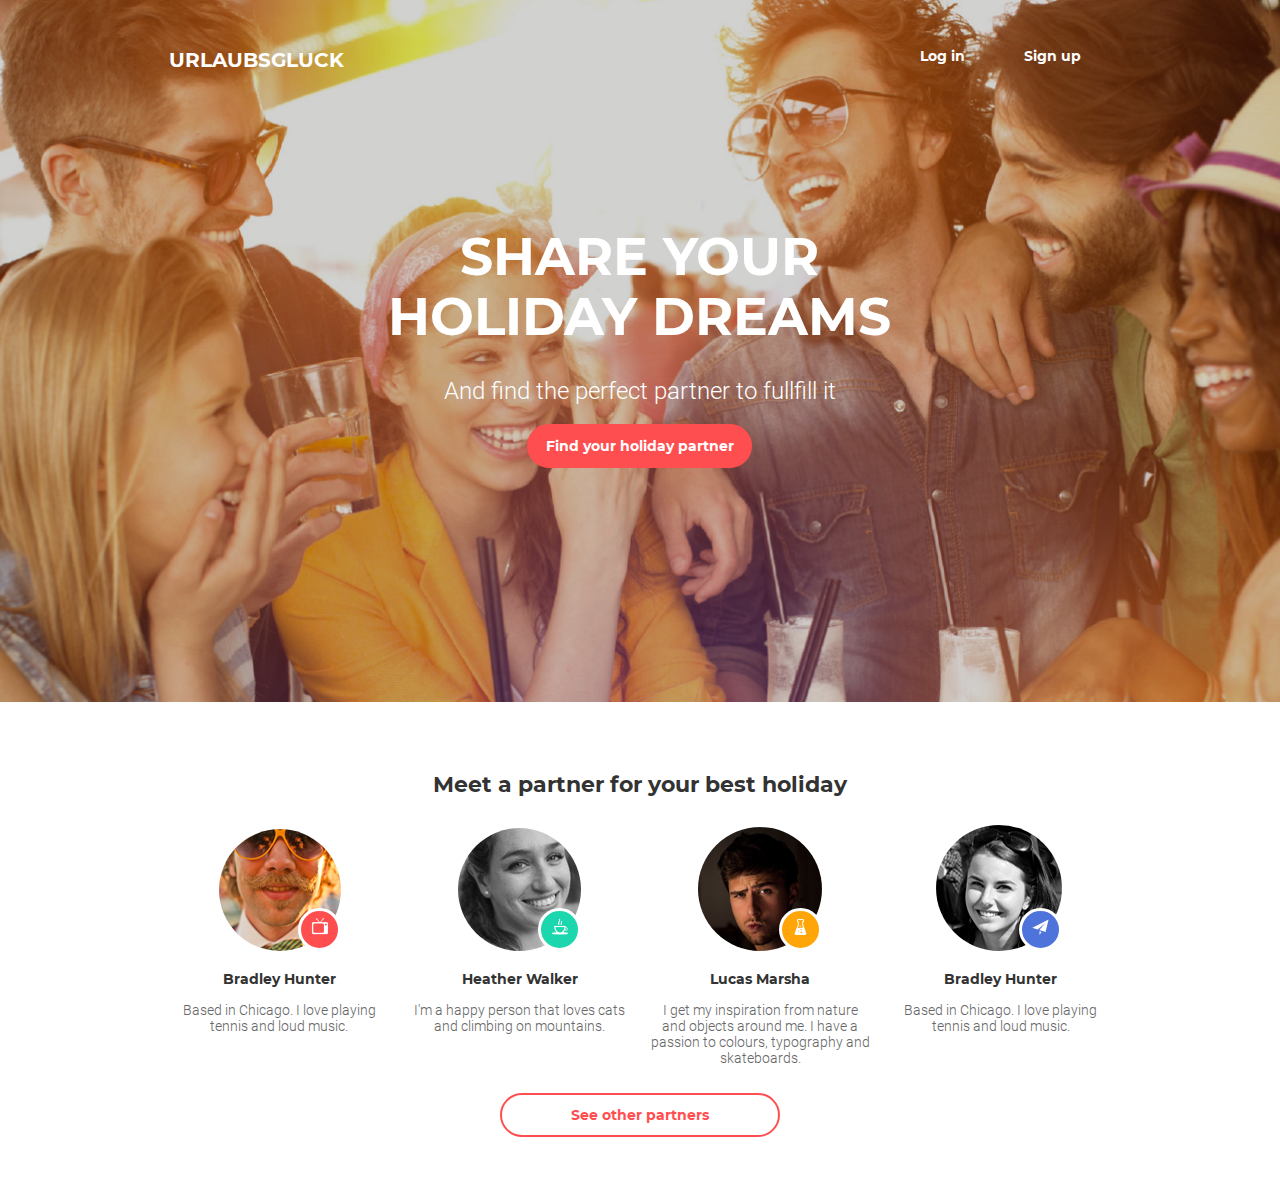
<file: html-css/module-08/index.html>
<!DOCTYPE html>
<html lang="en">

<head>
    <meta charset="UTF-8">
    <title>HomeWork08</title>
    <link rel="stylesheet" href="./css/normalize.css">
    <link href="css/style.css" rel="stylesheet">
    <meta name="viewport" content="width=device-width, initial-scale=1.0">
</head>

<body>
	<header class="promo_block-header container">
		<h1 class="logo">
			<a href="#" class="logo_link">urlaubsgluck</a>
		</h1>
		<nav class="header_nav">
			<ul class="header_nav-list">
				<li class="nav-list_item">
					<a href="#" class="list_item-link">Log in</a>
				</li>
				<li class="nav-list_item">
					<a href="#" class="list_item-link">Sign up</a>
				</li>
			</ul>
		</nav>
	</header>
	
	<section class="promo_block-body">
		<div class="promo_block-container container">
			<h2 class="promo_section-promo_title">Share your
	holiday dreams</h2>
			<p class="promo_section-promo_text">And find the perfect partner to fullfill it</p>
			<button class="promo_section-submit_button button">Find your holiday partner</button>
		</div>	
	</section>

	<section class="partner_section container">
		<h2 class="partner_section-header">Meet a partner for your
best holiday</h2>
		<ul class="partner_section-partner_list">
			<li class="partner_list-partner_item">
				<div class="partner_item-partner_photo first_partner">
					<img class="partner_photo-img" src="./img/partner1.png" alt="partner photo">
				</div>
				<h3 class="partner_item-partner_name">Bradley Hunter</h3>
				<p class="partner_item-partner_descr">Based in Chicago. I love playing tennis and loud music.</p>
			</li>
			<li class="partner_list-partner_item">
				<div class="partner_item-partner_photo second_partner">
					<img class="partner_photo-img" src="./img/partner2.png" alt="partner photo">
				</div>
					<h3 class="partner_item-partner_name">Lucas Marsha</h3>
				<p class="partner_item-partner_descr">I get my inspiration from nature and objects around me. I have a passion to colours, typography and skateboards.</p>
			</li>
			<li class="partner_list-partner_item">
				<div class="partner_item-partner_photo third_partner">
					<img class="partner_photo-img" src="./img/partner3.png" alt="partner photo">
				</div>
					<h3 class="partner_item-partner_name">Heather Walker</h3>
				<p class="partner_item-partner_descr">I'm a happy person that loves cats and climbing on mountains.</p>
			</li>
			<li class="partner_list-partner_item">
				<div class="partner_item-partner_photo fourth_partner">
					<img class="partner_photo-img" src="./img/partner4.png" alt="partner photo">
				</div>
					<h3 class="partner_item-partner_name">Bradley Hunter</h3>
				<p class="partner_item-partner_descr">Based in Chicago. I love playing tennis and loud music.</p>
			</li>
		</ul>
		<form action="#" class="partner_section-form">
				<input type="submit" class="partner_section-submit_button button" value="See other partners">
		</form>
	</section>
	
</body>

</html>
</file>
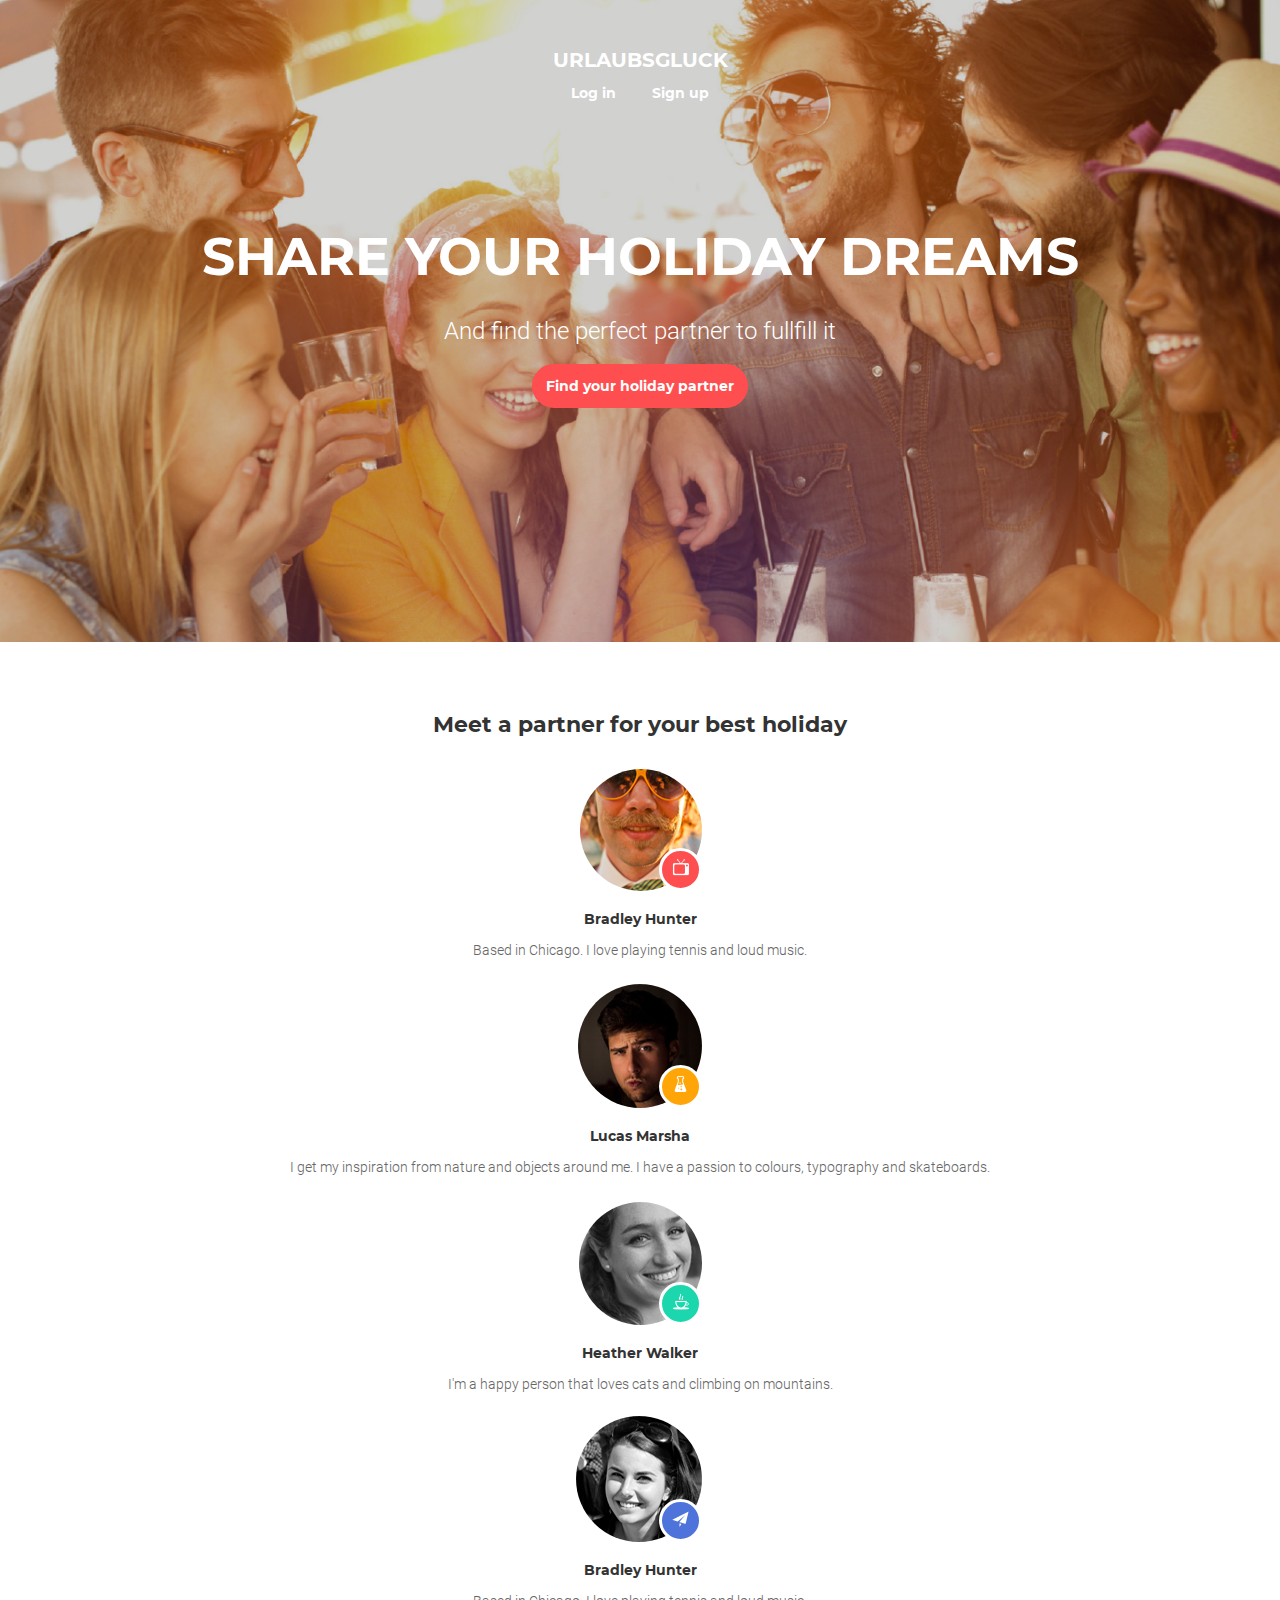
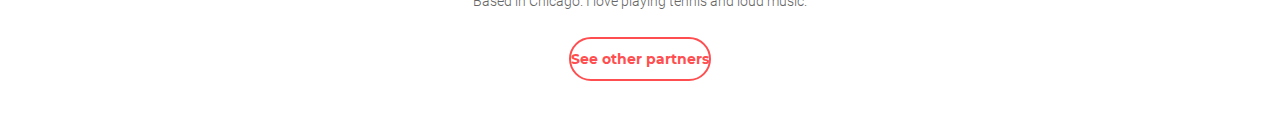
<file: html-css/module-09/index.html>
<!DOCTYPE html>
<html lang="en">

<head>
    <meta charset="UTF-8">
    <title>HomeWork08</title>
    <link rel="stylesheet" href="./css/normalize.css">
    <link href="css/style.css" rel="stylesheet">
    <link rel="stylesheet" href="https://stackpath.bootstrapcdn.com/bootstrap/4.1.3/css/bootstrap.min.css" integrity="sha384-MCw98/SFnGE8fJT3GXwEOngsV7Zt27NXFoaoApmYm81iuXoPkFOJwJ8ERdknLPMO" crossorigin="anonymous">
    <meta name="viewport" content="width=device-width, initial-scale=1.0">
</head>

<body>
	<header class="promo_block-header container">
		<div class="row justify-content-center">
			<div class="col-7 col-md-4 col-lg-3 order-2 order-md-1 order-lg-1 text-center">
				<h1 class="logo">
					<a href="#" class="logo_link">urlaubsgluck</a>
				</h1>
			</div>
			<div class="col-7 col-md-4 ml-md-auto col-lg-3 ml-lg-auto order-1 order-md-2 order-lg-2 text-center">
				<nav class="header_nav">
					<ul class="header_nav-list">
						<li class="nav-list_item">
							<a href="#" class="list_item-link">Log in</a>
						</li>
						<li class="nav-list_item">
							<a href="#" class="list_item-link">Sign up</a>
						</li>
					</ul>
				</nav>
			</div>	
		</div>	
	</header>
	
	<section class="promo_block-body">
		<div class="promo_block-container container">
			<div class="row justify-content-center">
				<div class="col-11 col-md-9 col-lg-6">
					<h2 class="promo_section-promo_title">Share your holiday dreams</h2>
				</div>
			</div>
			<div class="row justify-content-center">
				<div class="col-9 col-md-8 col-lg-6">
					<p class="promo_section-promo_text">And find the perfect partner to fullfill it</p>
				</div>
			</div>	
			<div class="row justify-content-center">
				<div class="col-12 col-md-4 col-lg-3">		
					<button class="promo_section-submit_button button w-100">Find your holiday partner</button>
				</div>
			</div>	
		</div>	
	</section>

	<section class="partner_section container">
		<h2 class="partner_section-header">Meet a partner for your
best holiday</h2>
		<div class="row justify-content-center">
			<div class="col-12 col-md-8 col-lg-12 container">
				<div class="row justify-content-center">

					<div class="col-10 col-sm-6 col-lg-3">
						<div class="partner_list-partner_item">
							<div class="partner_item-partner_photo first_partner">
								<img class="partner_photo-img" src="./img/partner1.png" alt="partner photo">
							</div>
							<h3 class="partner_item-partner_name">Bradley Hunter</h3>
							<p class="partner_item-partner_descr">Based in Chicago. I love playing tennis and loud music.</p>
						</div>
					</div>	

					<div class="col-10 col-sm-6 col-lg-3 order-2">
						<div class="partner_list-partner_item">
							<div class="partner_item-partner_photo second_partner">
								<img class="partner_photo-img" src="./img/partner2.png" alt="partner photo">
							</div>
								<h3 class="partner_item-partner_name">Lucas Marsha</h3>
							<p class="partner_item-partner_descr">I get my inspiration from nature and objects around me. I have a passion to colours, typography and skateboards.</p>
						</div>
					</div>

					<div class="col-10 col-sm-6 col-lg-3 order-1">
						<div class="partner_list-partner_item">
							<div class="partner_item-partner_photo third_partner">
								<img class="partner_photo-img" src="./img/partner3.png" alt="partner photo">
							</div>
								<h3 class="partner_item-partner_name">Heather Walker</h3>
							<p class="partner_item-partner_descr">I'm a happy person that loves cats and climbing on mountains.</p>
						</div>
					</div>

					<div class="col-10 col-sm-6 col-lg-3 order-3">
						<div class="partner_list-partner_item">
							<div class="partner_item-partner_photo fourth_partner">
								<img class="partner_photo-img" src="./img/partner4.png" alt="partner photo">
							</div>
								<h3 class="partner_item-partner_name">Bradley Hunter</h3>
							<p class="partner_item-partner_descr">Based in Chicago. I love playing tennis and loud music.</p>
						</div>
					</div>

				</div>
			</div>	
		</div>
		<div class="row justify-content-center">
			<div class="col-12 col-md-4 col-lg-3 align-self-stratch">
				<button class="partner_section-submit_button button w-100">See other partners</button>
			</div>
		</div>	
	</section>
	
</body>

</html>
</file>
<file: html-css/module-03/css/style.css>
html {
  box-sizing: border-box;
}

*,
*::after,
*::before {
  box-sizing: inherit;
}

body {
  font-family: "Roboto", sens-serif, serif;
  color: #626262;
  font-size: 16px;
}

ul {
	margin: 0;
	padding: 0;
}

.container {
  width: 900px;
 }

 .header {
 	margin: 75px auto 100px auto;
 }

.nav_list {
	margin: 0 160px;
	text-align: center;
}

.nav_list_item {
	display: inline-block;
	margin-right: 90px;
}

.nav_list_item:last-child {
	margin-right: 0;
}

.item_link {
	text-decoration: none;
	text-transform: uppercase;
	font-weight: 500;
}

.blue {
	color: #38a4dd;
}

.main {
 	margin: 0px auto 70px auto;
 }

.article_block_wrapper {
	margin-bottom: 135px;
}

.article {
	width: 420px;
	display: inline-block;
}

.article:nth-child(n) {
	margin-right: 60px
}

.article:nth-child(2n) {
	margin: 0 0 0 -4px;
}

.article_img {
	width: 420px;
	margin-bottom: 32px;
}

.article_subtitle {
	text-transform: uppercase;
	margin-bottom: 32px;
}

.article_title {
	margin-bottom: 45px;
}

.article_text {
	margin-bottom: 0px;
	font-weight: 400;
}

.button_wrapper {
	margin-top: -80px;
	text-align: center;
}

.main_button{
	text-decoration: none;
	font-size: 24px;
	display: inline-block;
	padding: 20px 35px;
	border-radius: 3px;
	border: 2px solid #626262;
}
</file>
<file: html-css/module-04/css/style.css>
* {
  box-sizing: border-box;
}

body {
  font-family: "Roboto", sans-serif;
  color: #515151;
  font-size: 14px;
}

ul {
  margin: 0;
  padding: 0;
}

.clearfix::after {
  content: "";
  display: table;
  clear: both;
}

.section {
  width: 1100px;
  margin: 0 auto;
}

.musthead__header {
  margin-bottom: 105px;
}

.logo {
  display: inline-block;
}

.logo:first-letter {
  color: #1abc9c;
  font-weight: 900;
}

.logo_link {
  text-decoration: none;
  color: #555252;
  font-size: 30px;
  font-weight: 300;
  text-transform: uppercase;
}

.header_nav {
  float: right;
  padding-top: 38px;
}

.nav-list_item {
  float: left;
  list-style: none;
  margin-right: 35px;
}

.nav-list_item:last-child {
  margin-right: 0;
}

.nav-list_item-link {
  text-decoration: none;
  text-transform: uppercase;
  color: #323232;
  font-weight: 700;
  font-family: 'Open Sans', sans-serif;
}

.nav-list_item-link:hover {
  color: #1abc9c;
}

.main_wrapper {
  text-align: center;
  margin-bottom: 45px;
}

.products_section {
  margin-bottom: 100px;
}

.title {
  text-transform: uppercase;
  font-size: 48px;
  font-weight: 900;
  margin-bottom: 130px;
}

.title::after {
  content: "";
  display: block;
  width: 160px;
  border-bottom: 6px solid #1abc9c;
  margin: 30px auto 0 auto;
}

.products-list_products-item {
  float: left;
  list-style: none;
  margin-right: calc(80px/3);
}

.products-item_link {
  text-decoration: none;
}

.products-list_products-card {
  margin: 0;
  width: 255px;
  height: 320px;
  background-color: #e9f0fd;
}

.products-list_products-item:nth-child(4n) {
  margin-right: 0;
}

.products-list_products-item:nth-child(-n+4) {
  margin-bottom: 30px;
}

.products-list_products-item:hover .item_description{
  background-color: #1abc9c;
}

.products-item_img {
  width: 100%;
}

.item_description {
  color: #ffffff;
  font-size: 18px;
  font-weight: 900;
  text-transform: uppercase;
  background-color: #323232;
  margin-top: -4px;
}

.products-item_name {
  display: inline-block;
  float: left;
  width: 200px;
  text-align: left;
  margin: 0;
  padding: 8px 0 8px 13px; 
}  

.products-item_price {
  width: 55px;
  float: right;
  display: inline-block;
  background: rgba(255, 255, 255, 0.44);
  width: 55px;
  text-align: center;
  padding: 10px;
}

.news-list__news-item {
  list-style: none;
  float: left;
  width: 350px;
  margin-right: 25px;
  font-family: 'Open Sans', sans-serif;
  text-align: left;
}

.news-list__news-item:last-child {
  margin-right: 0;
}

.new-card__title {
  line-height: 1.6;
  margin-bottom: 35px; 
  font-size: 18px;
  font-weight: 600;
}

.new-card__title::after {
  content: "";
  display: block;
  width: 135px;
  border-bottom: 3px solid #1abc9c;
  margin-top: 15px;
}

.news-card__text {
  line-height: 1.8;
  text-align: justify;
  margin-top: 0;
  font-weight: 400;
}

.news-card__img {
  width: 100%;
}

.news-card__button {
  display: inline-block;
  text-decoration: none;
  color: #ffffff;
  background-color: #4ec6ab;
  padding: 20px 40px;
  font-size: 16px;
  border-radius: 3px;
}
</file>
<file: html-css/module-05/css/style.css>
* {
  box-sizing: border-box;
}

body {
  font-family: "Roboto", sans-serif;
  color: #515151;
  font-size: 14px;
}

ul {
  margin: 0;
  padding: 0;
}

.clearfix::after {
  content: "";
  display: table;
  clear: both;
}

.section {
  width: 1100px;
  margin: 0 auto;
}


/*--------------------HEADER--------------------*/

.musthead__header {
  margin-bottom: 38px;
}

.logo {
  display: inline-block;
}

.logo:first-letter {
  color: #1abc9c;
  font-weight: 900;
}

.logo_link {
  text-decoration: none;
  color: #555252;
  font-size: 30px;
  font-weight: 300;
  text-transform: uppercase;
}

.header_nav {
  float: right;
  padding-top: 38px;
}

.nav-list_item {
  float: left;
  list-style: none;
  margin-right: 35px;
}

.nav-list_item:last-child {
  margin-right: 0;
}

.nav-list_item-link {
  text-decoration: none;
  text-transform: uppercase;
  color: #323232;
  font-weight: 700;
  font-family: 'Open Sans', sans-serif;
  font-weight: 700;
}

.nav-list_item-link:hover {
  color: #1abc9c;
}

/*-------------------MAIN---------------------*/

.main_wrapper {
  background-color: #e9f0fd;
  width: 100%;
  margin: 0 auto;
  text-align: center;
}

.banner_section {
  position: relative;
  z-index: 0;
  margin-bottom: 100px;
  height: 600px;
}

.banner_section-img {
  background: url("../img/slide4.png") center/cover no-repeat;
  height: 100%;
  width: 100%;
}

.banner_section-cover {
  position: absolute;
  top: 0;
  left: 0;
  right: 0;
  bottom: 0;
  z-index: 2;
  background: rgba(0, 0, 2, 0.56);
}

.banner_section-bunner_script {
  position: absolute;
  color: #ffffff;
  text-transform: uppercase;
  top: 45%;
  left: 50%;
  right: 50%;
  transform: translateX(-50%) translateY(-50%);
  z-index: 3;
}

.script_button {
  background-color: rgba(78, 198, 171, 0.65);
  height: 100px;
  width: 100px;
  color: white;
  padding: 0;
  outline: none;
  border: none;
}

.script_button:hover {
	background-color: #1abc9c;
}

.banner_script-button_left {
  float: left;
}

.banner_script-button_right {
  float: right;
}

.banner_script-text {
  text-align: left;
  display: inline-block;
}

.banner_section-title {
  font-size: 60px;
  font-weight: 900;
  margin: 0 0 25px 0;
  padding: 0;
}

.banner_section-subtitle {
  font-size: 24px;
  font-weight: 300;
  margin: 0;

}


/*-------------------NEW COLLECTION------------------*/

.products_section {
  padding-bottom: 100px;
}

.title {
  text-transform: uppercase;
  font-size: 48px;
  font-weight: 900;
  margin-bottom: 80px;
}

.title::after {
  content: "";
  display: block;
  width: 163px;
  border-bottom: 7px solid #1abc9c;
  margin: 32px auto 0 auto;
}

.products-list_products-item {
  float: left;
  list-style: none;
  margin-right: calc(80px/3);
  position: relative;
  z-index: 1;
}

.products-item_link {
  text-decoration: none;
}

.products-list_products-card {
  margin: 0;
  width: 255px;
  height: 320px;
  background-color: #e9f0fd;
}

.products-list_products-item:nth-child(4n) {
  margin-right: 0;
}

.products-list_products-item:hover .item_description{
  background-color: #1abc9c;
}

.products-list_products-item:hover .products-list_product-features{
  display: block;
}

.products-item_img {
  width: 100%;
  display: block;
}

.item_description {
  color: #ffffff;
  font-size: 18px;
  font-weight: 900;
  text-transform: uppercase;
  background-color: #323232;
}

.products-item_name {
  display: inline-block;
  float: left;
  width: 200px;
  text-align: left;
  margin: 0;
  padding: 8px 0 8px 13px; 
}  

.products-item_price {
  width: 55px;
  float: right;
  display: inline-block;
  background: rgba(255, 255, 255, 0.44);
  width: 55px;
  text-align: center;
  padding: 10px;
}

/*--------------------HIDEN PRODUCTS BUTTONS------------------*/

.products-list_product-features {
  display: none;
  position: absolute;
  top: 10px;
  right: 10px;
  bottom: 50px;
  left: 10px;
  z-index: 2;
  background-color: rgba(0, 0, 0, 0.55);
}

.product-features_features_button {
  position: absolute;
  z-index: 3;
  top: 50%;
  left: 50%;
  transform: translateX(-50%) translateY(-50%);
  text-align: left;
  width: 165px;
}

.features_button {
	display: inline-block;
  padding: 0;
  width: 50px;
  height: 50px;
  border: 1px solid #ffffff;
  background-color: inherit;
  color: #ffffff;
  outline: none;
  margin-right: 4px;
  margin-bottom: 7px;
  cursor: pointer;
}

.features_button:nth-child(3n) {
	margin-right: 0;
}

.features_button:hover {
  border: 1px solid #1abc9c;
  background-color: #1abc9c;
}

.features_button_buy {
  padding: 0;
  border: 1px solid #ffffff;
  background-color: #323232;
  color: #ffffff;
  width: 165px;
  height: 50px;
  text-transform: uppercase;
  vertical-align: middle;
  font-family: 'Open Sans', sans-serif;
}

.features_button_buy:hover {
  border: 1px solid #1abc9c;
  background-color: #1abc9c;
}

.features_button-text {
  display: block;
  padding-top: 15px;
}

.pe-7s-cart {
  float: left;
  padding: 10px;
  vertical-align: middle;
}

/*-----------------FOOTER--------------------*/

.footer_wrapper {
  width: 100%;
  margin: 0 auto;
  background-color: #323232;
  color: #ffffff;
  text-align: center;
}

.copyright {
  padding-top: 40px;
  padding-bottom: 40px;
}

.copyright_text {
  display: inline-block;
  margin: 0;
  font-family: 'Open Sans', sans-serif;
  font-size: 16px;
}

.copyright_text:first-child {
  border-right: 1px solid #ffffff;
  padding-right: 4px;
}

.copyright_link {
  color: #46bfa9;
  text-decoration: none;
}
</file>
<file: html-css/module-05/css/pe-icon-7-stroke/css/pe-icon-7-stroke.css>
@font-face {
	font-family: 'Pe-icon-7-stroke';
	src:url('../fonts/Pe-icon-7-stroke.eot?d7yf1v');
	src:url('../fonts/Pe-icon-7-stroke.eot?#iefixd7yf1v') format('embedded-opentype'),
		url('../fonts/Pe-icon-7-stroke.woff?d7yf1v') format('woff'),
		url('../fonts/Pe-icon-7-stroke.ttf?d7yf1v') format('truetype'),
		url('../fonts/Pe-icon-7-stroke.svg?d7yf1v#Pe-icon-7-stroke') format('svg');
	font-weight: normal;
	font-style: normal;
}

[class^="pe-7s-"], [class*=" pe-7s-"] {
	display: inline-block;
	font-family: 'Pe-icon-7-stroke';
	speak: none;
	font-style: normal;
	font-weight: normal;
	font-variant: normal;
	text-transform: none;
	line-height: 1;

	/* Better Font Rendering =========== */
	-webkit-font-smoothing: antialiased;
	-moz-osx-font-smoothing: grayscale;
}

.pe-7s-album:before {
	content: "\e6aa";
}
.pe-7s-arc:before {
	content: "\e6ab";
}
.pe-7s-back-2:before {
	content: "\e6ac";
}
.pe-7s-bandaid:before {
	content: "\e6ad";
}
.pe-7s-car:before {
	content: "\e6ae";
}
.pe-7s-diamond:before {
	content: "\e6af";
}
.pe-7s-door-lock:before {
	content: "\e6b0";
}
.pe-7s-eyedropper:before {
	content: "\e6b1";
}
.pe-7s-female:before {
	content: "\e6b2";
}
.pe-7s-gym:before {
	content: "\e6b3";
}
.pe-7s-hammer:before {
	content: "\e6b4";
}
.pe-7s-headphones:before {
	content: "\e6b5";
}
.pe-7s-helm:before {
	content: "\e6b6";
}
.pe-7s-hourglass:before {
	content: "\e6b7";
}
.pe-7s-leaf:before {
	content: "\e6b8";
}
.pe-7s-magic-wand:before {
	content: "\e6b9";
}
.pe-7s-male:before {
	content: "\e6ba";
}
.pe-7s-map-2:before {
	content: "\e6bb";
}
.pe-7s-next-2:before {
	content: "\e6bc";
}
.pe-7s-paint-bucket:before {
	content: "\e6bd";
}
.pe-7s-pendrive:before {
	content: "\e6be";
}
.pe-7s-photo:before {
	content: "\e6bf";
}
.pe-7s-piggy:before {
	content: "\e6c0";
}
.pe-7s-plugin:before {
	content: "\e6c1";
}
.pe-7s-refresh-2:before {
	content: "\e6c2";
}
.pe-7s-rocket:before {
	content: "\e6c3";
}
.pe-7s-settings:before {
	content: "\e6c4";
}
.pe-7s-shield:before {
	content: "\e6c5";
}
.pe-7s-smile:before {
	content: "\e6c6";
}
.pe-7s-usb:before {
	content: "\e6c7";
}
.pe-7s-vector:before {
	content: "\e6c8";
}
.pe-7s-wine:before {
	content: "\e6c9";
}
.pe-7s-cloud-upload:before {
	content: "\e68a";
}
.pe-7s-cash:before {
	content: "\e68c";
}
.pe-7s-close:before {
	content: "\e680";
}
.pe-7s-bluetooth:before {
	content: "\e68d";
}
.pe-7s-cloud-download:before {
	content: "\e68b";
}
.pe-7s-way:before {
	content: "\e68e";
}
.pe-7s-close-circle:before {
	content: "\e681";
}
.pe-7s-id:before {
	content: "\e68f";
}
.pe-7s-angle-up:before {
	content: "\e682";
}
.pe-7s-wristwatch:before {
	content: "\e690";
}
.pe-7s-angle-up-circle:before {
	content: "\e683";
}
.pe-7s-world:before {
	content: "\e691";
}
.pe-7s-angle-right:before {
	content: "\e684";
}
.pe-7s-volume:before {
	content: "\e692";
}
.pe-7s-angle-right-circle:before {
	content: "\e685";
}
.pe-7s-users:before {
	content: "\e693";
}
.pe-7s-angle-left:before {
	content: "\e686";
}
.pe-7s-user-female:before {
	content: "\e694";
}
.pe-7s-angle-left-circle:before {
	content: "\e687";
}
.pe-7s-up-arrow:before {
	content: "\e695";
}
.pe-7s-angle-down:before {
	content: "\e688";
}
.pe-7s-switch:before {
	content: "\e696";
}
.pe-7s-angle-down-circle:before {
	content: "\e689";
}
.pe-7s-scissors:before {
	content: "\e697";
}
.pe-7s-wallet:before {
	content: "\e600";
}
.pe-7s-safe:before {
	content: "\e698";
}
.pe-7s-volume2:before {
	content: "\e601";
}
.pe-7s-volume1:before {
	content: "\e602";
}
.pe-7s-voicemail:before {
	content: "\e603";
}
.pe-7s-video:before {
	content: "\e604";
}
.pe-7s-user:before {
	content: "\e605";
}
.pe-7s-upload:before {
	content: "\e606";
}
.pe-7s-unlock:before {
	content: "\e607";
}
.pe-7s-umbrella:before {
	content: "\e608";
}
.pe-7s-trash:before {
	content: "\e609";
}
.pe-7s-tools:before {
	content: "\e60a";
}
.pe-7s-timer:before {
	content: "\e60b";
}
.pe-7s-ticket:before {
	content: "\e60c";
}
.pe-7s-target:before {
	content: "\e60d";
}
.pe-7s-sun:before {
	content: "\e60e";
}
.pe-7s-study:before {
	content: "\e60f";
}
.pe-7s-stopwatch:before {
	content: "\e610";
}
.pe-7s-star:before {
	content: "\e611";
}
.pe-7s-speaker:before {
	content: "\e612";
}
.pe-7s-signal:before {
	content: "\e613";
}
.pe-7s-shuffle:before {
	content: "\e614";
}
.pe-7s-shopbag:before {
	content: "\e615";
}
.pe-7s-share:before {
	content: "\e616";
}
.pe-7s-server:before {
	content: "\e617";
}
.pe-7s-search:before {
	content: "\e618";
}
.pe-7s-film:before {
	content: "\e6a5";
}
.pe-7s-science:before {
	content: "\e619";
}
.pe-7s-disk:before {
	content: "\e6a6";
}
.pe-7s-ribbon:before {
	content: "\e61a";
}
.pe-7s-repeat:before {
	content: "\e61b";
}
.pe-7s-refresh:before {
	content: "\e61c";
}
.pe-7s-add-user:before {
	content: "\e6a9";
}
.pe-7s-refresh-cloud:before {
	content: "\e61d";
}
.pe-7s-paperclip:before {
	content: "\e69c";
}
.pe-7s-radio:before {
	content: "\e61e";
}
.pe-7s-note2:before {
	content: "\e69d";
}
.pe-7s-print:before {
	content: "\e61f";
}
.pe-7s-network:before {
	content: "\e69e";
}
.pe-7s-prev:before {
	content: "\e620";
}
.pe-7s-mute:before {
	content: "\e69f";
}
.pe-7s-power:before {
	content: "\e621";
}
.pe-7s-medal:before {
	content: "\e6a0";
}
.pe-7s-portfolio:before {
	content: "\e622";
}
.pe-7s-like2:before {
	content: "\e6a1";
}
.pe-7s-plus:before {
	content: "\e623";
}
.pe-7s-left-arrow:before {
	content: "\e6a2";
}
.pe-7s-play:before {
	content: "\e624";
}
.pe-7s-key:before {
	content: "\e6a3";
}
.pe-7s-plane:before {
	content: "\e625";
}
.pe-7s-joy:before {
	content: "\e6a4";
}
.pe-7s-photo-gallery:before {
	content: "\e626";
}
.pe-7s-pin:before {
	content: "\e69b";
}
.pe-7s-phone:before {
	content: "\e627";
}
.pe-7s-plug:before {
	content: "\e69a";
}
.pe-7s-pen:before {
	content: "\e628";
}
.pe-7s-right-arrow:before {
	content: "\e699";
}
.pe-7s-paper-plane:before {
	content: "\e629";
}
.pe-7s-delete-user:before {
	content: "\e6a7";
}
.pe-7s-paint:before {
	content: "\e62a";
}
.pe-7s-bottom-arrow:before {
	content: "\e6a8";
}
.pe-7s-notebook:before {
	content: "\e62b";
}
.pe-7s-note:before {
	content: "\e62c";
}
.pe-7s-next:before {
	content: "\e62d";
}
.pe-7s-news-paper:before {
	content: "\e62e";
}
.pe-7s-musiclist:before {
	content: "\e62f";
}
.pe-7s-music:before {
	content: "\e630";
}
.pe-7s-mouse:before {
	content: "\e631";
}
.pe-7s-more:before {
	content: "\e632";
}
.pe-7s-moon:before {
	content: "\e633";
}
.pe-7s-monitor:before {
	content: "\e634";
}
.pe-7s-micro:before {
	content: "\e635";
}
.pe-7s-menu:before {
	content: "\e636";
}
.pe-7s-map:before {
	content: "\e637";
}
.pe-7s-map-marker:before {
	content: "\e638";
}
.pe-7s-mail:before {
	content: "\e639";
}
.pe-7s-mail-open:before {
	content: "\e63a";
}
.pe-7s-mail-open-file:before {
	content: "\e63b";
}
.pe-7s-magnet:before {
	content: "\e63c";
}
.pe-7s-loop:before {
	content: "\e63d";
}
.pe-7s-look:before {
	content: "\e63e";
}
.pe-7s-lock:before {
	content: "\e63f";
}
.pe-7s-lintern:before {
	content: "\e640";
}
.pe-7s-link:before {
	content: "\e641";
}
.pe-7s-like:before {
	content: "\e642";
}
.pe-7s-light:before {
	content: "\e643";
}
.pe-7s-less:before {
	content: "\e644";
}
.pe-7s-keypad:before {
	content: "\e645";
}
.pe-7s-junk:before {
	content: "\e646";
}
.pe-7s-info:before {
	content: "\e647";
}
.pe-7s-home:before {
	content: "\e648";
}
.pe-7s-help2:before {
	content: "\e649";
}
.pe-7s-help1:before {
	content: "\e64a";
}
.pe-7s-graph3:before {
	content: "\e64b";
}
.pe-7s-graph2:before {
	content: "\e64c";
}
.pe-7s-graph1:before {
	content: "\e64d";
}
.pe-7s-graph:before {
	content: "\e64e";
}
.pe-7s-global:before {
	content: "\e64f";
}
.pe-7s-gleam:before {
	content: "\e650";
}
.pe-7s-glasses:before {
	content: "\e651";
}
.pe-7s-gift:before {
	content: "\e652";
}
.pe-7s-folder:before {
	content: "\e653";
}
.pe-7s-flag:before {
	content: "\e654";
}
.pe-7s-filter:before {
	content: "\e655";
}
.pe-7s-file:before {
	content: "\e656";
}
.pe-7s-expand1:before {
	content: "\e657";
}
.pe-7s-exapnd2:before {
	content: "\e658";
}
.pe-7s-edit:before {
	content: "\e659";
}
.pe-7s-drop:before {
	content: "\e65a";
}
.pe-7s-drawer:before {
	content: "\e65b";
}
.pe-7s-download:before {
	content: "\e65c";
}
.pe-7s-display2:before {
	content: "\e65d";
}
.pe-7s-display1:before {
	content: "\e65e";
}
.pe-7s-diskette:before {
	content: "\e65f";
}
.pe-7s-date:before {
	content: "\e660";
}
.pe-7s-cup:before {
	content: "\e661";
}
.pe-7s-culture:before {
	content: "\e662";
}
.pe-7s-crop:before {
	content: "\e663";
}
.pe-7s-credit:before {
	content: "\e664";
}
.pe-7s-copy-file:before {
	content: "\e665";
}
.pe-7s-config:before {
	content: "\e666";
}
.pe-7s-compass:before {
	content: "\e667";
}
.pe-7s-comment:before {
	content: "\e668";
}
.pe-7s-coffee:before {
	content: "\e669";
}
.pe-7s-cloud:before {
	content: "\e66a";
}
.pe-7s-clock:before {
	content: "\e66b";
}
.pe-7s-check:before {
	content: "\e66c";
}
.pe-7s-chat:before {
	content: "\e66d";
}
.pe-7s-cart:before {
	content: "\e66e";
}
.pe-7s-camera:before {
	content: "\e66f";
}
.pe-7s-call:before {
	content: "\e670";
}
.pe-7s-calculator:before {
	content: "\e671";
}
.pe-7s-browser:before {
	content: "\e672";
}
.pe-7s-box2:before {
	content: "\e673";
}
.pe-7s-box1:before {
	content: "\e674";
}
.pe-7s-bookmarks:before {
	content: "\e675";
}
.pe-7s-bicycle:before {
	content: "\e676";
}
.pe-7s-bell:before {
	content: "\e677";
}
.pe-7s-battery:before {
	content: "\e678";
}
.pe-7s-ball:before {
	content: "\e679";
}
.pe-7s-back:before {
	content: "\e67a";
}
.pe-7s-attention:before {
	content: "\e67b";
}
.pe-7s-anchor:before {
	content: "\e67c";
}
.pe-7s-albums:before {
	content: "\e67d";
}
.pe-7s-alarm:before {
	content: "\e67e";
}
.pe-7s-airplay:before {
	content: "\e67f";
}
</file>
<file: html-css/module-06/css/style.css>
* {
  box-sizing: border-box;
}

body {
  font-family: "Roboto", sans-serif;
  color: #515151;
  font-size: 15px;
}

:root {
  --TitleFontFamily: "Montserrat", sans-serif;
  --ScriptFontFamily: 'Kaushan Script', cursive;
}

ul {
  margin: 0;
  padding: 0;
}

.clearfix::after {
  content: "";
  display: table;
  clear: both;
}

.section {
  width: 1200px;
  margin: 0 auto;
}


/*--------------------HEADER--------------------*/

.musthead__header {
  font-family: var(--TitleFontFamily);
  margin-bottom: 110px;
}

.logo {
  float: left;
  margin: 0;
  padding-top: 28px; 
}

.logo_link {
  color: #95e1d3;
  text-decoration: none;
  font-size: 30px;
  font-weight: 700;
}

.header_nav {
  float: right;
  padding-top: 40px; 
}

.header_nav-list {
  display: flex;
  flex-direction: row;
  justify-content: space-between;
  align-items: center;
  width: 490px;
}

.nav-list_item {
  list-style: none;
  padding-bottom: 12px;
  border-bottom: 2px solid #ffffff;
}

.nav-list_item:hover {
  border-bottom: 2px solid #f38181;
}

.nav-list_item:hover .nav-list_item-link{
  color: #f38181;
}

.nav-list_item-link {
  color: #95e1d3;
  font-size: 14px;
  text-decoration: none;
  text-transform: uppercase;
}

/*-------------------SERVICES SECTION---------------------*/

.main_wrapper {
  width: 100%;
  margin: 0 auto;
  text-align: center;
}

.section-subtitle {
  font-family: var(--ScriptFontFamily);
  font-size: 24px;
  display: block;
  text-transform: none;
  margin-bottom: 24px;
}

.section-title {
  font-family: var(--TitleFontFamily);
  font-size: 30px;
  text-transform: uppercase;
  font-weight: 700;
  margin-bottom: 65px;
}

.section-title::after {
  content: "";
  display: block;
  margin: 0 auto;
  border-bottom: 3px solid #f38181;
  width: 59px;
  margin-top: 40px;
}

.services_section-services_list {
  display: flex;
  flex-direction: row;
  flex-wrap: wrap;
  justify-content: space-around;
}

.services_list-services_item {
  width: 380px;
  list-style: none;
  margin-bottom: 100px;
}

.services_item-services_link {
  text-decoration: none;

}

.services_link-services_img {
  float: left;
  width: 20%;
  padding: 0 29px 0 20px;
}

.services_link-services_descr {
  float: right;
  width: 80%;
  text-align: left;
}

.services_descr_title {
  margin: 0;
  margin-bottom: 20px;
  font-family: var(--TitleFontFamily);
  font-size: 14px;
  text-transform: uppercase;
  color: #333333;
}

.services_descr_text {
  margin: 0;
  color: #999999;
}

/*-------------------TEAM SECTION---------------------*/

.team_section {
  margin-bottom: 85px;
}

.team_section-title {
  margin-bottom: 45px;
}

.team_section-text {
  width: 940px;
  color: #999999;
  line-height: 24px;
  margin: 0 auto;
  margin-bottom: 95px;
}

.team_section-team_list {
  display: flex;
  flex-direction: row;
  flex-wrap: wrap;
  justify-content: space-between;
}

.team_list-team_item {
  width: 380px;
  list-style: none;
  position: relative;
  z-index: 0;
}

.team_item-photo_block {
  background-color: #95e1d3;
  height: 470px;
  width: 380px;
  margin-bottom: 30px;
}

.photo_block-profile_photo {
  position: relative;
  z-index: 0;
  top: 0;
  right: 0;
  bottom: 0;
  left: 0;
  transition-property: transform;
  transition-duration: 200ms;
  transition-timing-function: linear;
}

.photo_block-gradient {
  display: flex;
  justify-content: center;
  align-items: center;
  position: absolute;
  z-index: 2;
  background: linear-gradient(
    rgba(234, 138, 137, 0.9) 0%,
    rgba(242, 227, 145, 0.9) 100%);
  top: 0;
  right: 0;
  bottom: 0;
  left: 0;
  visibility: hidden;
  transition-property: visibility;
  transition-duration: 200ms;
}

.photo_block-profile_buttons {
  display: flex;
  flex-direction: row;
  justify-content: space-between;
  width: 223px;
}

.team_list-team_item:hover .photo_block-profile_photo {
  transition-property: transform;
  transition-duration: 200ms;
  transition-timing-function: linear;
  transform: translateX(-10px) translateY(-10px);
}

.team_list-team_item:hover .photo_block-gradient {
  transition-property: visibility;
  transition-duration: 200ms;
  transition-timing-function: linear;
  visibility: visible;
}

.buttons_item-network_link {
  width: 55px;
  height: 55px;
  background-color: #fce38a;
  text-align: center;
  text-decoration: none;
 } 

.buttons_item-network_link:hover {
  background-color: #99cccc;
}

.network_link-img {
  margin-top: 14px;
}

.profile_descr-profile_name {
  font-family: var(--TitleFontFamily);
  font-size: 14px;
  text-transform: uppercase;
  color: #333333;
  margin: 0;
  margin-bottom: 15px;
}

.profile_descr-profile_position {
  color: #999999;
  font-weight: 300;
  font-style: italic;
  margin: 0;
}


/*-----------------FOOTER--------------------*/

.footer_wrapper {
  margin: 0 auto;
  color: #ffffff;
  border-top: 1px solid #e5e5e5;
}

.copyright {
  display: flex;
  flex-direction: row;
  justify-content: space-between;
  margin: 9px auto;
}



.copyright_text {
  margin: 0;
  font-family: var(--TitleFontFamily);
  font-size: 14px;
  color: #333333;
  padding-top: 12px;
}

.copyright_link {
  color: #f38181;
  text-decoration: none;
}

.copyright_form {
  height: 40px;
}

input:placeholder {
  color: #cccccc;
}

.copyright_form-email_field {
  color: #000000;
  font-style: italic;
  font-weight: 300;
  border-top: 1px solid #e5e5e5;
  border-bottom: 1px solid #e5e5e5;
  border-left: 1px solid #e5e5e5;
  width: 230px;
  padding: 10px 12px 11px 12px; 
}

.copyright_form-submit_button {
  font-family: var(--TitleFontFamily);
  font-size: 14px;
  width: 150px;
  color: #ffffff;
  text-transform: uppercase;
  background: #95e1d3;
  border: 1px solid #95e1d3;
  padding: 11px 12px 11px 12px;
  cursor: pointer;
  outline: none;
  margin-left: -6px;
}
</file>
<file: html-css/module-07/css/style.css>
@font-face {
  font-family: 'WisdomScriptAJ';
  src: local('WisdomScriptAJ'), 
       url('../fonts/wisdomscript.woff') format('woff');
}

@font-face {
  font-family: 'Montserrat';
  font-style: normal;
  font-weight: 400;
  src: local('Montserrat Bold'), local('Montserrat-Bold'),
       url('../fonts/montserratregular.woff2') format('woff2'), /* Super Modern Browsers */
       url('../fonts/montserratregular.woff') format('woff'); /* Modern Browsers */
}

@font-face {
  font-family: 'Montserrat';
  font-style: normal;
  font-weight: 700;
  src: local('Montserrat Bold'), local('Montserrat-Bold'),
       url('../fonts/montserrat700.woff2') format('woff2'), /* Super Modern Browsers */
       url('../fonts/montserrat700.woff') format('woff'); /* Modern Browsers */
}

@font-face {
  font-family: 'DroidSerif-Italic';
  src: local('DroidSerif-Italic'), 
       url('../fonts/droidserif.woff') format('woff');
}

@font-face {
  font-family: 'Roboto Slab';
  font-style: normal;
  font-weight: 400;
  src: local('Roboto Slab Regular'), local('RobotoSlab-Regular'),
       url('../fonts/robotoslabregular.woff2') format('woff2'), /* Super Modern Browsers */
       url('../fonts/robotoslabregular.woff') format('woff')/* Modern Browsers */;
}

* {
  box-sizing: border-box;
}

body {
  font-family: 'Montserrat', sans-serif;
  color: #515151;
  font-size: 16px;
}

ul {
  margin: 0;
  padding: 0;
}

.container {
  width: 940px;
  margin: 0 auto;
}


/*--------------------HEADER--------------------*/
.header_section {
  display: flex;
  flex-direction: row;
  justify-content: space-between;
}

.logo {
  margin: 0;
  padding-top: 43px; 
}

.logo_link {
  font-family: 'WisdomScriptAJ', cursive;
  color: #fed136;
  text-decoration: none;
  font-size: 1.5rem;
}

.header_nav {
  padding-top: 54px; 
}

.header_nav-list {
  display: flex;
  flex-direction: row;
  justify-content: flex-end;
  align-items: center;
}

.nav-list_item {
  list-style: none;
  margin-right: 40px;
}

.nav-list_item:last-child {
  margin-right: 0;
}

.nav-list_item:hover .nav-list_item-link{
  color: #fed136;
}

.nav-list_item-link {
  color: #222222;
  font-size: 0.875rem;
  text-decoration: none;
  text-transform: uppercase;
}

/*-------------------SERVICES SECTION---------------------*/

.main_wrapper {
  margin: 0 auto;
  text-align: center;
}

.services_section {
  margin-bottom: 120px;
}

.section-title {
  font-size: 2.5rem;
  text-transform: uppercase;
  font-weight: 700;
  margin: 0;
  margin-bottom: 20px;
  padding-top: 110px;
}

.section-title_description {
  font-family: 'DroidSerif-Italic', serif;
  font-weight: 300;
  color: #777777;
  margin: 0;
  margin-bottom: 80px;
}

.services_section-services_list {
  display: flex;
  flex-direction: row;
  flex-wrap: wrap;
  justify-content: space-between;
}

.services_list-services_item {
  width: 30.8%;
  list-style: none;
}

.services_item-services_link {
  text-decoration: none;
}

.services_link-services_img {
  margin: 0 auto;
  width: 71px;
  height: 71px;
  border: 3px solid #fed136;
  border-radius: 90px;
  text-align: center;
  display: flex;
  align-items: center;
  justify-content: space-around;
  margin-bottom: 25px;
}

.services_img {
  max-width: 100%;
  max-height: 100%;
}

.services_link-services_descr {
  text-align: center;
}

.services_descr_title {
  margin: 0;
  margin-bottom: 20px;
  font-weight: 700;
  font-size: 1.125rem;
  color: #222222;
}

.services_descr_text {
  font-family: Roboto Slab, sans-serif;
  font-size: 0.875rem;
  line-height: 1.7;
  margin: 0;
  color: #777777;
}

/*-------------------CONTACT SECTION---------------------*/
.contact_section-wrapper {
  padding-top: 110px;
  padding-bottom: 115px;
  background: url('../img/Map_Image.png') right no-repeat;
  /* background-size: 100%; */
  background-color: #222222;
  background-position: 100% 80%;
}

.contact_section-title {
  color: #ffffff;
  padding-top: 0;
}

.contact_section-contact_form {
  display: flex;
  flex-direction: row;
  flex-wrap: wrap;
  justify-content: space-between;
  height: 210px;
  width: 940px;
  margin-bottom: 30px;
}

.contact_section-contact_form input, textarea {
  border-radius: 5px;
  border: none;
  padding-left: 20px;
  font-size: 14px;
  font-weight: 700;
  color: #000000;
}

input::placeholder, textarea::placeholder {
  color: #bbbbbb;
}

.contact_form-info_block {
  display: flex;
  flex-direction: column;
  justify-content: space-between;
  width: 455px;
}

.contact_form-info_block input {
  height: 24%;
}

.msg_block-message {
  width: 455px;
  height: 100%;
  padding: 20px;
  resize: none;
}

.contact_form-send_button {
  height: 65px;
  width: 240px;
  background: #fed136;
  cursor: pointer;
  border-radius: 5px;
  border: none;
  text-transform: uppercase;
  font-weight: 700;
  color: #ffffff;
}

input[value] {
  color: #ffffff;
  font-size: 1.125rem;
  font-weight: 700;
  text-transform: uppercase;
}

input:required:focus:valid, textarea:required:focus:valid {
  outline: 2px solid green;
} 

input:required:focus:invalid, textarea:required:focus:invalid {
  outline: 2px solid red;
}
</file>
<file: html-css/module-08/css/style.css>
@import 'vars.css';
@import 'fonts.css';
@import 'style_mob.css';
@import 'style_tab.css';
@import 'style_desktop.css';
/* @font-face {
  font-family: 'WisdomScriptAJ';
  src: local('WisdomScriptAJ'), 
       url('../fonts/WisdomScriptAJ.woff') format('woff');
}

@font-face {
  font-family: 'Montserrat';
  font-style: normal;
  font-weight: 400;
  src: local('Montserrat Bold'), local('Montserrat-Bold'),
       url('../fonts/montserrat-v12-latin-regular.woff2') format('woff2'), Super Modern Browsers
       url('../fonts/montserrat-v12-latin-regular.woff') format('woff'); Modern Browsers
}

@font-face {
  font-family: 'Montserrat';
  font-style: normal;
  font-weight: 700;
  src: local('Montserrat Bold'), local('Montserrat-Bold'),
       url('../fonts/montserrat-v12-latin-700.woff2') format('woff2'), Super Modern Browsers
       url('../fonts/montserrat-v12-latin-700.woff') format('woff'); Modern Browsers
}

@font-face {
  font-family: 'DroidSerif-Italic';
  src: local('DroidSerif-Italic'), 
       url('../fonts/DroidSerif-Italic.woff') format('woff');
}

@font-face {
  font-family: 'Roboto Slab';
  font-style: normal;
  font-weight: 400;
  src: local('Roboto Slab Regular'), local('RobotoSlab-Regular'),
       url('../fonts/roboto-slab-v7-latin-regular.woff2') format('woff2'), Super Modern Browsers
       url('../fonts/roboto-slab-v7-latin-regular.woff') format('woff')Modern Browsers;
}

roboto-300 - latin
@font-face {
  font-family: 'Roboto';
  font-style: normal;
  font-weight: 300;
  src: local('Roboto Light'), local('Roboto-Light'),
       url('../fonts/roboto-v18-latin-300.woff2') format('woff2'), Super Modern Browsers
       url('../fonts/roboto-v18-latin-300.woff') format('woff'); Modern Browsers
}

* {
  box-sizing: border-box;
}

body {
  font-family: 'Montserrat', sans-serif;
  color: #515151;
  font-size: 16px;
}

ul {
  margin: 0;
  padding: 0;
}

.wrapper {
  width: 320px;
  margin: 0 auto;
}

.container {
  width: 100%;
  margin: 0 auto;
}

.promo_section {
  background: url("../img/banner_mob.png") center no-repeat, rgba(26, 25, 21, 1);
  color: #ffffff;
  text-align: center;
}

.promo_section-header {
  display: flex;
  flex-direction: column;
  padding-top: 20px;
  margin-bottom: 25px;
}

.logo {
  order: 2;
} 

.header_nav {
  order: 1;
  margin: 0 auto 119px auto;

}

.header_nav-list {
  display: flex;
  flex-direction: row;
  justify-content: space-around;
}

.nav-list_item {
  list-style: none;
  border: 2px solid rgba(255, 255, 255, 0);
  padding: 7px 14px;
}

.nav-list_item:hover {
  border: 2px solid var(--fontPromoColor);
  border-radius: 45px;
  padding: 7px 14px;
}

.list_item-link {
  text-decoration: none;
  color: var(--fontPromoColor);
  font-size: 0.875rem;
  font-weight: 700;
}

.logo_link {
  text-decoration: none;
  color: var(--fontPromoColor);
  font-size: 1.25rem;
  font-weight: 700;
  text-transform: uppercase;
}

.promo_section-body {
  padding-bottom: 130px;
}

.promo_section-promo_title {
  margin: 0 auto 20px auto;
  font-size: 1.875rem;
  font-weight: 700;
  text-transform: uppercase;
}

.promo_section-promo_text {
  font-family: 'Roboto-Light', sens-serif;
  font-size: 1.125rem;
  width: 67%;
  margin: 0 auto 18px auto;
}

.promo_section-submit_button {
  background-color: #ff4e50;
  border: 2px solid #ff4e50;
  font-weight: 700;
  font-size: 0.875rem;
  color: var(--fontPromoColor);
  padding: 12px 45px;
  border-radius: 45px;
}

.partner_section {
  padding-bottom: 56px;
  text-align: center;
}

.partner_section-header {
  margin: 0 auto 18px auto;
  color: #333333;
  font-size: 1.375rem;
  font-weight: 700;
  padding-top: 70px;
}

.partner_section-partner_list {
  margin-bottom: 30px;
}

.partner_list-partner_item {
  list-style: none;
  margin: 0 auto 30px auto;
  width: 193px;
}

.partner_item-partner_photo {
  width: 123px;
  height: 123px;
  border-radius: 90px;
  display: flex;
  align-items: flex-end;
  justify-content: flex-end;
  margin: 0 auto 20px auto;
}

.partner_item-partner_shape {
  width: 37px;
  height: 37px;
  border: 3px solid #ffffff;
  border-radius: 90px;
  display: flex;
  align-items: center;
  justify-content: center;
}

.first_partner {
  background-image: url('../img/partner1.png');
}

.first_partner-shape {
  background-color: #ff4e50;
}

.second_partner {
  background-image: url('../img/partner2.png');
}

.second_partner-shape {
  background-color: #ffa507;
}

.third_partner {
  background-image: url('../img/partner3.png');
}

.third_partner-shape {
  background-color: #1cd7ad;
}

.fourth_partner {
  background-image: url('../img/partner4.png');
}

.fourth_partner-shape {
  background-color: #4e73db;
}

.partner_item-partner_name {
  margin: 0 auto 15px auto;
  font-size: 0.875rem;
  font-weight: 700;
  color: #333333;
}

.partner_item-partner_descr {
  margin: 0;
  font-family: 'Roboto-Light', sens-serif;
  font-size: 0.875rem;
  font-weight: 300;
  color: #666666;
}

.partner_section-submit_button {
  background-color: #ffffff;
  border: 2px solid #ff4e50;
  font-weight: 700;
  font-size: 0.875rem;
  color: #ff4e50;
  padding: 12px 45px;
  border-radius: 45px;
}
 */
</file>
<file: html-css/module-09/css/style.css>
@import 'vars.css';
@import 'fonts.css';
@import 'style_mob.css';
@import 'style_tab.css';
@import 'style_desktop.css';
/* @font-face {
  font-family: 'WisdomScriptAJ';
  src: local('WisdomScriptAJ'), 
       url('../fonts/WisdomScriptAJ.woff') format('woff');
}

@font-face {
  font-family: 'Montserrat';
  font-style: normal;
  font-weight: 400;
  src: local('Montserrat Bold'), local('Montserrat-Bold'),
       url('../fonts/montserrat-v12-latin-regular.woff2') format('woff2'), Super Modern Browsers
       url('../fonts/montserrat-v12-latin-regular.woff') format('woff'); Modern Browsers
}

@font-face {
  font-family: 'Montserrat';
  font-style: normal;
  font-weight: 700;
  src: local('Montserrat Bold'), local('Montserrat-Bold'),
       url('../fonts/montserrat-v12-latin-700.woff2') format('woff2'), Super Modern Browsers
       url('../fonts/montserrat-v12-latin-700.woff') format('woff'); Modern Browsers
}

@font-face {
  font-family: 'DroidSerif-Italic';
  src: local('DroidSerif-Italic'), 
       url('../fonts/DroidSerif-Italic.woff') format('woff');
}

@font-face {
  font-family: 'Roboto Slab';
  font-style: normal;
  font-weight: 400;
  src: local('Roboto Slab Regular'), local('RobotoSlab-Regular'),
       url('../fonts/roboto-slab-v7-latin-regular.woff2') format('woff2'), Super Modern Browsers
       url('../fonts/roboto-slab-v7-latin-regular.woff') format('woff')Modern Browsers;
}

roboto-300 - latin
@font-face {
  font-family: 'Roboto';
  font-style: normal;
  font-weight: 300;
  src: local('Roboto Light'), local('Roboto-Light'),
       url('../fonts/roboto-v18-latin-300.woff2') format('woff2'), Super Modern Browsers
       url('../fonts/roboto-v18-latin-300.woff') format('woff'); Modern Browsers
}

* {
  box-sizing: border-box;
}

body {
  font-family: 'Montserrat', sans-serif;
  color: #515151;
  font-size: 16px;
}

ul {
  margin: 0;
  padding: 0;
}

.wrapper {
  width: 320px;
  margin: 0 auto;
}

.container {
  width: 100%;
  margin: 0 auto;
}

.promo_section {
  background: url("../img/banner_mob.png") center no-repeat, rgba(26, 25, 21, 1);
  color: #ffffff;
  text-align: center;
}

.promo_section-header {
  display: flex;
  flex-direction: column;
  padding-top: 20px;
  margin-bottom: 25px;
}

.logo {
  order: 2;
} 

.header_nav {
  order: 1;
  margin: 0 auto 119px auto;

}

.header_nav-list {
  display: flex;
  flex-direction: row;
  justify-content: space-around;
}

.nav-list_item {
  list-style: none;
  border: 2px solid rgba(255, 255, 255, 0);
  padding: 7px 14px;
}

.nav-list_item:hover {
  border: 2px solid var(--fontPromoColor);
  border-radius: 45px;
  padding: 7px 14px;
}

.list_item-link {
  text-decoration: none;
  color: var(--fontPromoColor);
  font-size: 0.875rem;
  font-weight: 700;
}

.logo_link {
  text-decoration: none;
  color: var(--fontPromoColor);
  font-size: 1.25rem;
  font-weight: 700;
  text-transform: uppercase;
}

.promo_section-body {
  padding-bottom: 130px;
}

.promo_section-promo_title {
  margin: 0 auto 20px auto;
  font-size: 1.875rem;
  font-weight: 700;
  text-transform: uppercase;
}

.promo_section-promo_text {
  font-family: 'Roboto-Light', sens-serif;
  font-size: 1.125rem;
  width: 67%;
  margin: 0 auto 18px auto;
}

.promo_section-submit_button {
  background-color: #ff4e50;
  border: 2px solid #ff4e50;
  font-weight: 700;
  font-size: 0.875rem;
  color: var(--fontPromoColor);
  padding: 12px 45px;
  border-radius: 45px;
}

.partner_section {
  padding-bottom: 56px;
  text-align: center;
}

.partner_section-header {
  margin: 0 auto 18px auto;
  color: #333333;
  font-size: 1.375rem;
  font-weight: 700;
  padding-top: 70px;
}

.partner_section-partner_list {
  margin-bottom: 30px;
}

.partner_list-partner_item {
  list-style: none;
  margin: 0 auto 30px auto;
  width: 193px;
}

.partner_item-partner_photo {
  width: 123px;
  height: 123px;
  border-radius: 90px;
  display: flex;
  align-items: flex-end;
  justify-content: flex-end;
  margin: 0 auto 20px auto;
}

.partner_item-partner_shape {
  width: 37px;
  height: 37px;
  border: 3px solid #ffffff;
  border-radius: 90px;
  display: flex;
  align-items: center;
  justify-content: center;
}

.first_partner {
  background-image: url('../img/partner1.png');
}

.first_partner-shape {
  background-color: #ff4e50;
}

.second_partner {
  background-image: url('../img/partner2.png');
}

.second_partner-shape {
  background-color: #ffa507;
}

.third_partner {
  background-image: url('../img/partner3.png');
}

.third_partner-shape {
  background-color: #1cd7ad;
}

.fourth_partner {
  background-image: url('../img/partner4.png');
}

.fourth_partner-shape {
  background-color: #4e73db;
}

.partner_item-partner_name {
  margin: 0 auto 15px auto;
  font-size: 0.875rem;
  font-weight: 700;
  color: #333333;
}

.partner_item-partner_descr {
  margin: 0;
  font-family: 'Roboto-Light', sens-serif;
  font-size: 0.875rem;
  font-weight: 300;
  color: #666666;
}

.partner_section-submit_button {
  background-color: #ffffff;
  border: 2px solid #ff4e50;
  font-weight: 700;
  font-size: 0.875rem;
  color: #ff4e50;
  padding: 12px 45px;
  border-radius: 45px;
}
 */
</file>
<file: html-css/module-05/css/pe-icon-7-stroke/css/helper.css>
/* HELPER CLASS 
 * -------------------------- */

/* FA based classes */

/*! Modified from font-awesome helper CSS classes - PIXEDEN
 *  Font Awesome 4.0.3 by @davegandy - http://fontawesome.io - @fontawesome
 *  License - http://fontawesome.io/license (CSS: MIT License)
 */

/* makes the font 33% larger relative to the icon container */
.pe-lg {
  font-size: 1.3333333333333333em;
  line-height: 0.75em;
  vertical-align: -15%;
}
.pe-2x {
  font-size: 2em;
}
.pe-3x {
  font-size: 3em;
}
.pe-4x {
  font-size: 4em;
}
.pe-5x {
  font-size: 5em;
}
.pe-fw {
  width: 1.2857142857142858em;
  text-align: center;
}
.pe-ul {
  padding-left: 0;
  margin-left: 2.142857142857143em;
  list-style-type: none;
}
.pe-ul > li {
  position: relative;
}
.pe-li {
  position: absolute;
  left: -2.142857142857143em;
  width: 2.142857142857143em;
  top: 0.14285714285714285em;
  text-align: center;
}
.pe-li.pe-lg {
  left: -1.8571428571428572em;
}
.pe-border {
  padding: .2em .25em .15em;
  border: solid 0.08em #eeeeee;
  border-radius: .1em;
}
.pull-right {
  float: right;
}
.pull-left {
  float: left;
}
.pe.pull-left {
  margin-right: .3em;
}
.pe.pull-right {
  margin-left: .3em;
}
.pe-spin {
  -webkit-animation: spin 2s infinite linear;
  -moz-animation: spin 2s infinite linear;
  -o-animation: spin 2s infinite linear;
  animation: spin 2s infinite linear;
}
@-moz-keyframes spin {
  0% {
    -moz-transform: rotate(0deg);
  }
  100% {
    -moz-transform: rotate(359deg);
  }
}
@-webkit-keyframes spin {
  0% {
    -webkit-transform: rotate(0deg);
  }
  100% {
    -webkit-transform: rotate(359deg);
  }
}
@-o-keyframes spin {
  0% {
    -o-transform: rotate(0deg);
  }
  100% {
    -o-transform: rotate(359deg);
  }
}
@-ms-keyframes spin {
  0% {
    -ms-transform: rotate(0deg);
  }
  100% {
    -ms-transform: rotate(359deg);
  }
}
@keyframes spin {
  0% {
    transform: rotate(0deg);
  }
  100% {
    transform: rotate(359deg);
  }
}
.pe-rotate-90 {
  filter: progid:DXImageTransform.Microsoft.BasicImage(rotation=1);
  -webkit-transform: rotate(90deg);
  -moz-transform: rotate(90deg);
  -ms-transform: rotate(90deg);
  -o-transform: rotate(90deg);
  transform: rotate(90deg);
}
.pe-rotate-180 {
  filter: progid:DXImageTransform.Microsoft.BasicImage(rotation=2);
  -webkit-transform: rotate(180deg);
  -moz-transform: rotate(180deg);
  -ms-transform: rotate(180deg);
  -o-transform: rotate(180deg);
  transform: rotate(180deg);
}
.pe-rotate-270 {
  filter: progid:DXImageTransform.Microsoft.BasicImage(rotation=3);
  -webkit-transform: rotate(270deg);
  -moz-transform: rotate(270deg);
  -ms-transform: rotate(270deg);
  -o-transform: rotate(270deg);
  transform: rotate(270deg);
}
.pe-flip-horizontal {
  filter: progid:DXImageTransform.Microsoft.BasicImage(rotation=0, mirror=1);
  -webkit-transform: scale(-1, 1);
  -moz-transform: scale(-1, 1);
  -ms-transform: scale(-1, 1);
  -o-transform: scale(-1, 1);
  transform: scale(-1, 1);
}
.pe-flip-vertical {
  filter: progid:DXImageTransform.Microsoft.BasicImage(rotation=2, mirror=1);
  -webkit-transform: scale(1, -1);
  -moz-transform: scale(1, -1);
  -ms-transform: scale(1, -1);
  -o-transform: scale(1, -1);
  transform: scale(1, -1);
}
.pe-stack {
  position: relative;
  display: inline-block;
  width: 2em;
  height: 2em;
  line-height: 2em;
  vertical-align: middle;
}
.pe-stack-1x,
.pe-stack-2x {
  position: absolute;
  left: 0;
  width: 100%;
  text-align: center;
}
.pe-stack-1x {
  line-height: inherit;
}
.pe-stack-2x {
  font-size: 2em;
}
.pe-inverse {
  color: #ffffff;
}

/* Custom classes / mods - PIXEDEN */
.pe-va {
  vertical-align: middle;
}

.pe-border {
  border: solid 0.08em #eaeaea;
}

[class^="pe-7s-"], [class*=" pe-7s-"] {
  display: inline-block;
}
</file>
